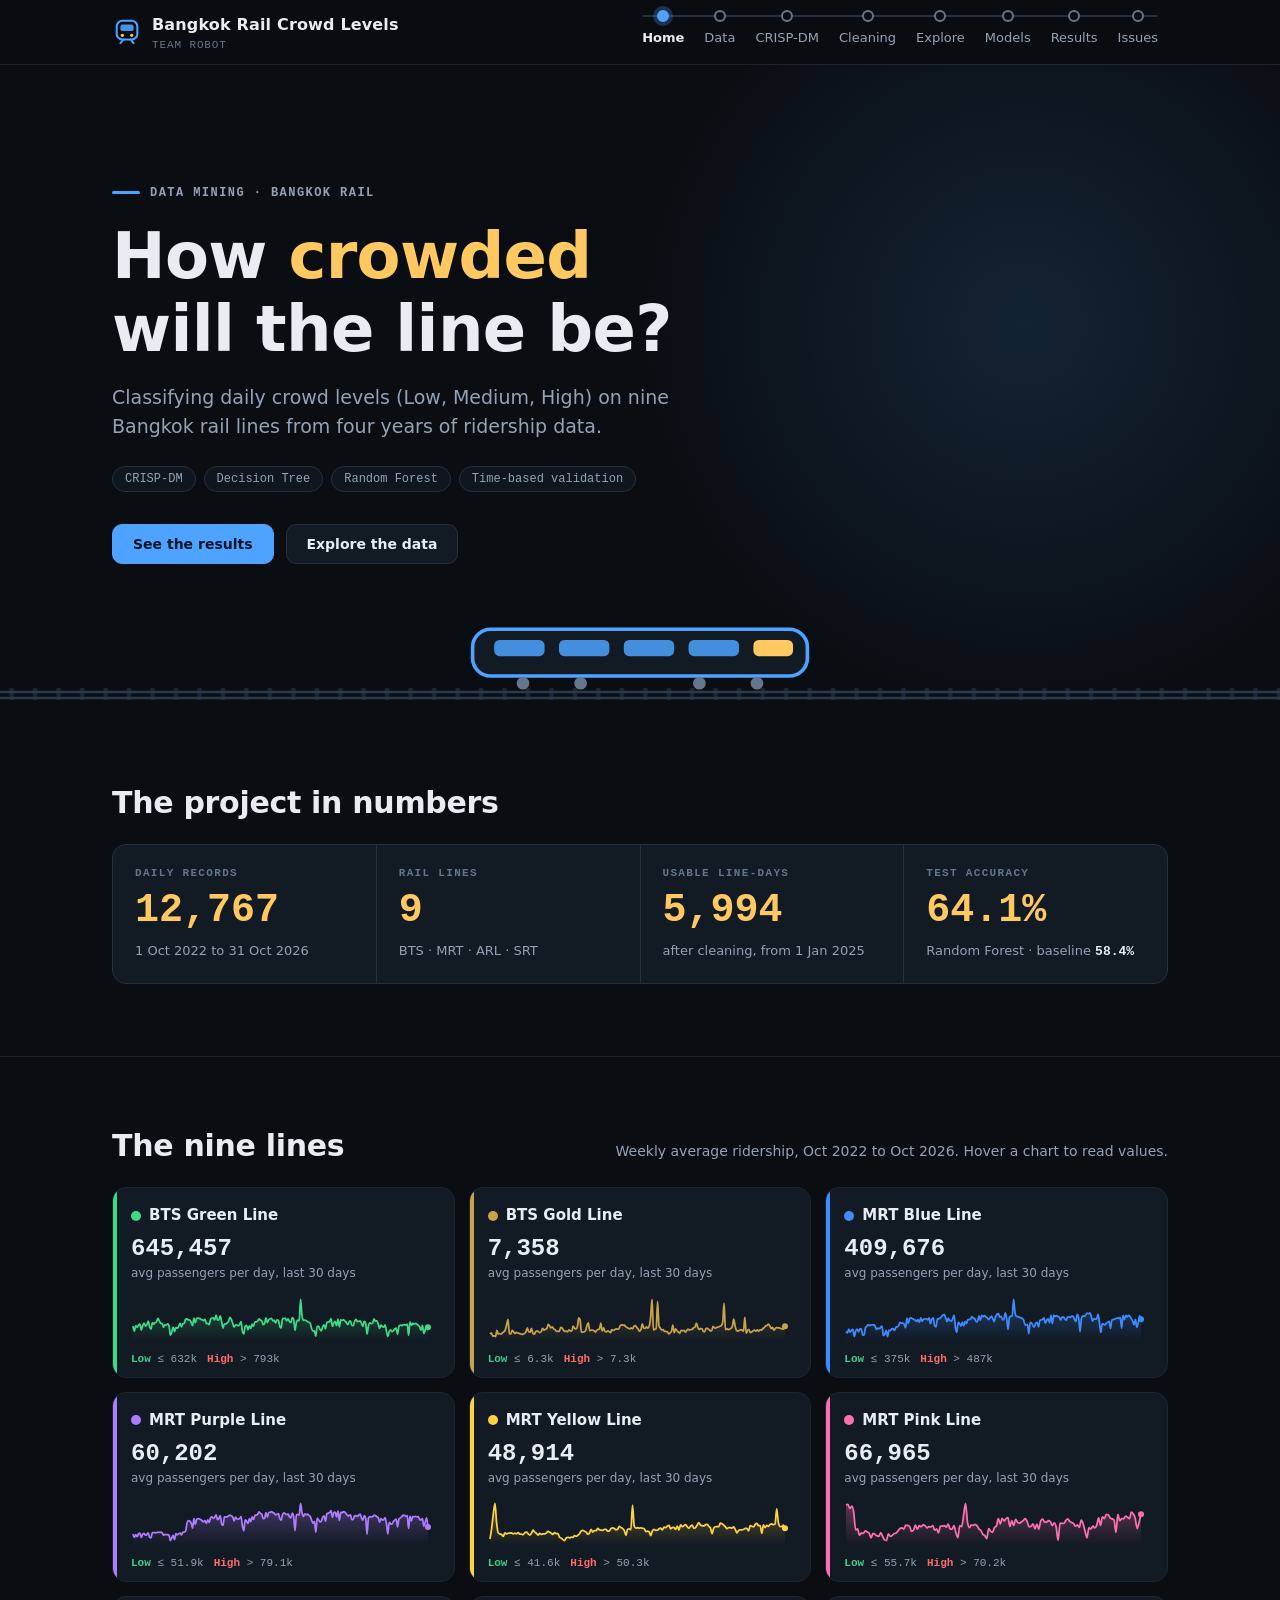
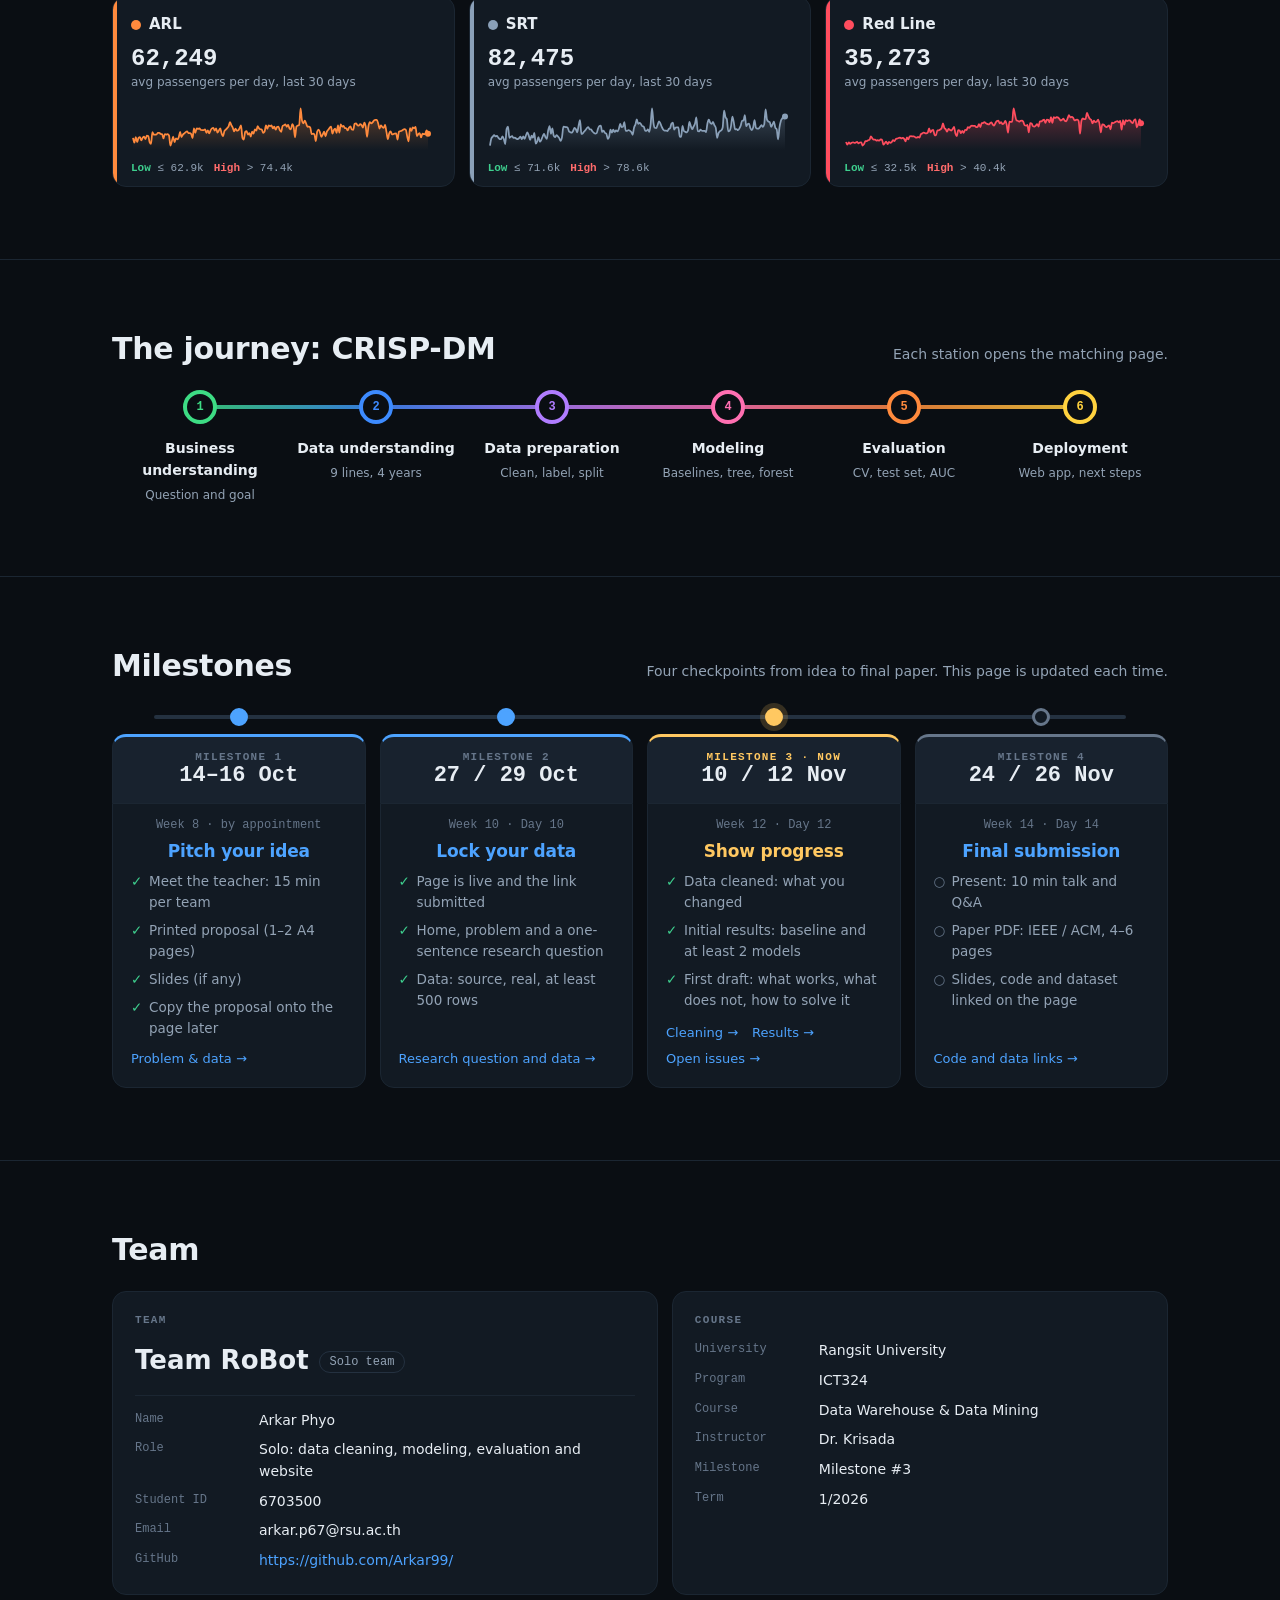
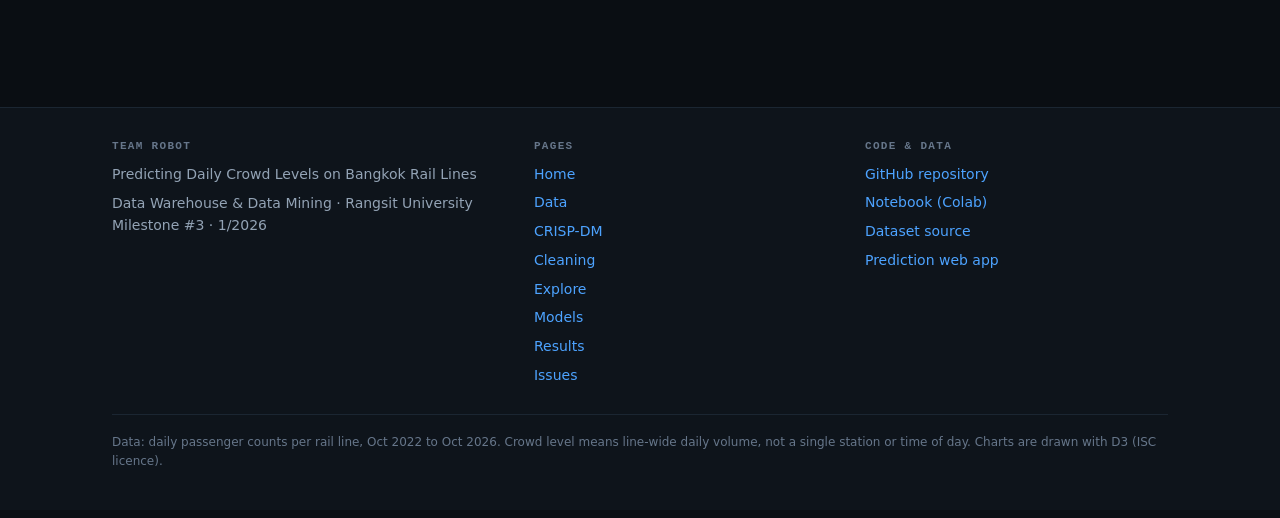
<file: index.html>
<!doctype html>
<html lang="en">
<head>
<meta charset="utf-8">
<meta name="viewport" content="width=device-width, initial-scale=1">
<title>Bangkok Rail Crowd Levels · Team RoBot</title>
<meta name="description" content="Data mining project: predicting Low, Medium or High daily crowd levels on nine Bangkok rail lines.">
<meta name="theme-color" content="#0a0e13">
<link rel="icon" href="assets/img/favicon.svg" type="image/svg+xml">
<link rel="stylesheet" href="assets/css/style.css">
</head>
<body data-page="home">
<a class="skip" href="#main">Skip to content</a>
<header id="site-header"></header>
<main id="main">

<section class="hero">
  <div class="wrap">
    <span class="kicker">Data mining · Bangkok rail</span>
    <h1>How <em>crowded</em> will the line be?</h1>
    <p class="lede">Classifying daily crowd levels (Low, Medium, High) on nine Bangkok rail lines from four years of ridership data.</p>
    <div class="chips" aria-label="Methods used">
      <span class="chip">CRISP-DM</span><span class="chip">Decision Tree</span><span class="chip">Random Forest</span><span class="chip">Time-based validation</span>
    </div>
    <div class="cta">
      <a class="btn primary" href="results.html">See the results</a>
      <a class="btn" href="explore.html">Explore the data</a>
    </div>
  </div>
  <div class="track" aria-hidden="true">
    <svg viewBox="0 0 1200 72" preserveAspectRatio="none">
      <defs><pattern id="sleepers" width="22" height="72" patternUnits="userSpaceOnUse"><rect x="9" y="46" width="4" height="12" fill="#1b2632"/></pattern></defs>
      <rect width="1200" height="72" fill="url(#sleepers)"/>
      <line x1="0" y1="50" x2="1200" y2="50" stroke="#2a3a4c" stroke-width="2.5" vector-effect="non-scaling-stroke"/>
      <line x1="0" y1="56" x2="1200" y2="56" stroke="#2a3a4c" stroke-width="2.5" vector-effect="non-scaling-stroke"/>
    </svg>
    <svg class="train" viewBox="0 0 190 40">
      <rect x="2" y="4" width="186" height="26" rx="10" fill="#121a23" stroke="#4da3ff" stroke-width="2"/>
      <g fill="#4da3ff" opacity=".85"><rect x="14" y="10" width="28" height="9" rx="3"/><rect x="50" y="10" width="28" height="9" rx="3"/><rect x="86" y="10" width="28" height="9" rx="3"/><rect x="122" y="10" width="28" height="9" rx="3"/></g>
      <rect x="158" y="10" width="22" height="9" rx="3" fill="#ffc861"/>
      <circle cx="30" cy="34" r="3.5" fill="#66768a"/><circle cx="62" cy="34" r="3.5" fill="#66768a"/><circle cx="128" cy="34" r="3.5" fill="#66768a"/><circle cx="160" cy="34" r="3.5" fill="#66768a"/>
    </svg>
  </div>
</section>

<section class="section">
  <div class="wrap">
    <div class="section-head"><h2>The project in numbers</h2></div>
    <div class="board" id="board" aria-live="polite"></div>
  </div>
</section>

<section class="section">
  <div class="wrap">
    <div class="section-head"><h2>The nine lines</h2><p>Weekly average ridership, Oct 2022 to Oct 2026. Hover a chart to read values.</p></div>
    <div class="cards" id="cards"></div>
  </div>
</section>

<section class="section">
  <div class="wrap">
    <div class="section-head"><h2>The journey: CRISP-DM</h2><p>Each station opens the matching page.</p></div>
    <ol class="route" id="route"></ol>
  </div>
</section>

<section class="section" id="milestones">
  <div class="wrap">
    <div class="section-head"><h2>Milestones</h2><p>Four checkpoints from idea to final paper. This page is updated each time.</p></div>
    <ol class="miles">
      <li class="ms past">
        <div class="ms-head"><span>Milestone 1</span><b>14–16 Oct</b></div>
        <div class="ms-body"><div class="ms-week">Week 8 · by appointment</div><h3>Pitch your idea</h3>
          <ul><li>Meet the teacher: 15 min per team</li><li>Printed proposal (1–2 A4 pages)</li><li>Slides (if any)</li><li>Copy the proposal onto the page later</li></ul>
          <a class="ms-link" href="problem.html">Problem &amp; data →</a></div>
      </li>
      <li class="ms past">
        <div class="ms-head"><span>Milestone 2</span><b>27 / 29 Oct</b></div>
        <div class="ms-body"><div class="ms-week">Week 10 · Day 10</div><h3>Lock your data</h3>
          <ul><li>Page is live and the link submitted</li><li>Home, problem and a one-sentence research question</li><li>Data: source, real, at least 500 rows</li></ul>
          <a class="ms-link" href="problem.html">Research question and data →</a></div>
      </li>
      <li class="ms now">
        <div class="ms-head"><span>Milestone 3 · now</span><b>10 / 12 Nov</b></div>
        <div class="ms-body"><div class="ms-week">Week 12 · Day 12</div><h3>Show progress</h3>
          <ul><li>Data cleaned: what you changed</li><li>Initial results: baseline and at least 2 models</li><li>First draft: what works, what does not, how to solve it</li></ul>
          <div class="ms-links"><a class="ms-link" href="cleaning.html">Cleaning →</a><a class="ms-link" href="results.html">Results →</a><a class="ms-link" href="issues.html">Open issues →</a></div></div>
      </li>
      <li class="ms next">
        <div class="ms-head"><span>Milestone 4</span><b>24 / 26 Nov</b></div>
        <div class="ms-body"><div class="ms-week">Week 14 · Day 14</div><h3>Final submission</h3>
          <ul><li>Present: 10 min talk and Q&amp;A</li><li>Paper PDF: IEEE / ACM, 4–6 pages</li><li>Slides, code and dataset linked on the page</li></ul>
          <a class="ms-link" href="issues.html#code-data">Code and data links →</a></div>
      </li>
    </ol>
  </div>
</section>

<section class="section">
  <div class="wrap">
    <div class="section-head"><h2>Team</h2></div>
    <div class="team" id="team"></div>
  </div>
</section>

</main>
<footer id="site-footer"></footer>
<script src="assets/js/config.js"></script>
<script src="data/site-data.js"></script>
<script src="assets/vendor/d3.min.js"></script>
<script src="assets/js/charts.js"></script>
<script src="assets/js/charts-more.js"></script>
<script src="assets/js/common.js"></script>
<script src="assets/js/home.js"></script>
</body>
</html>
</file>
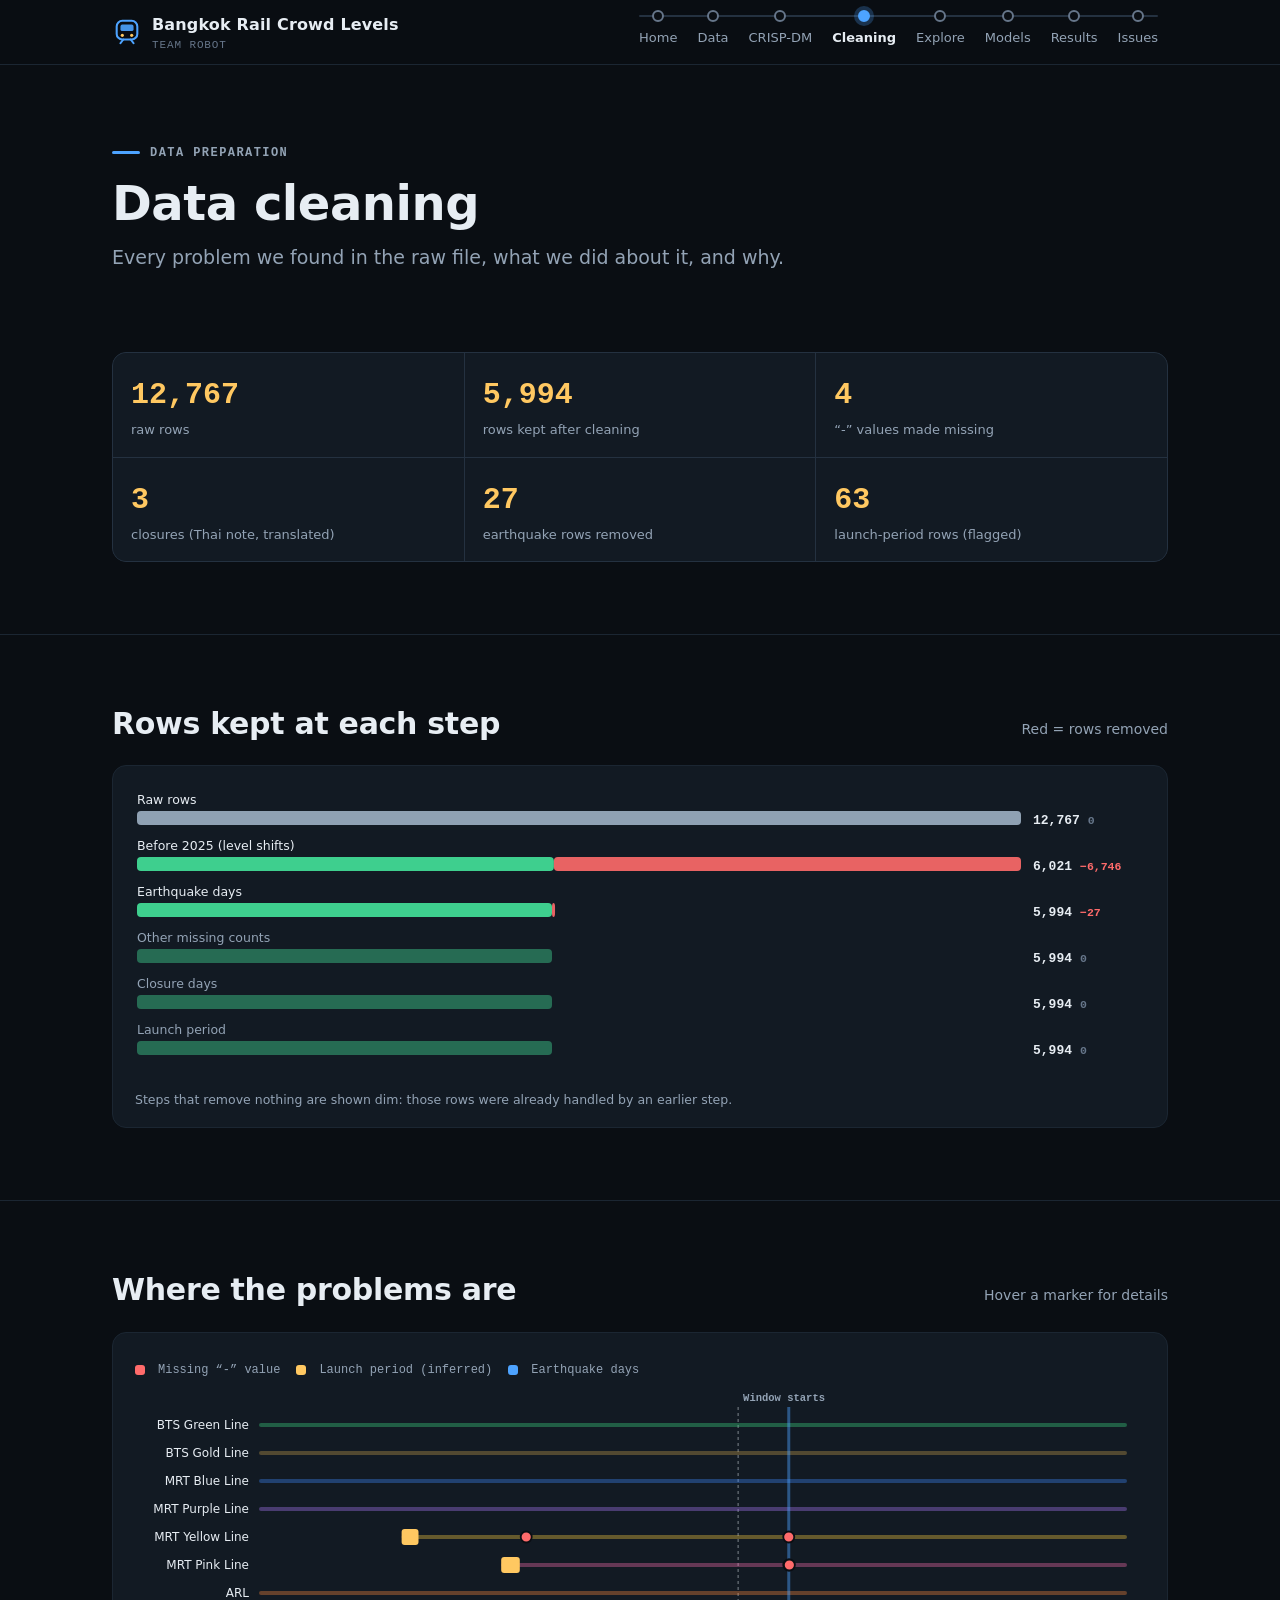
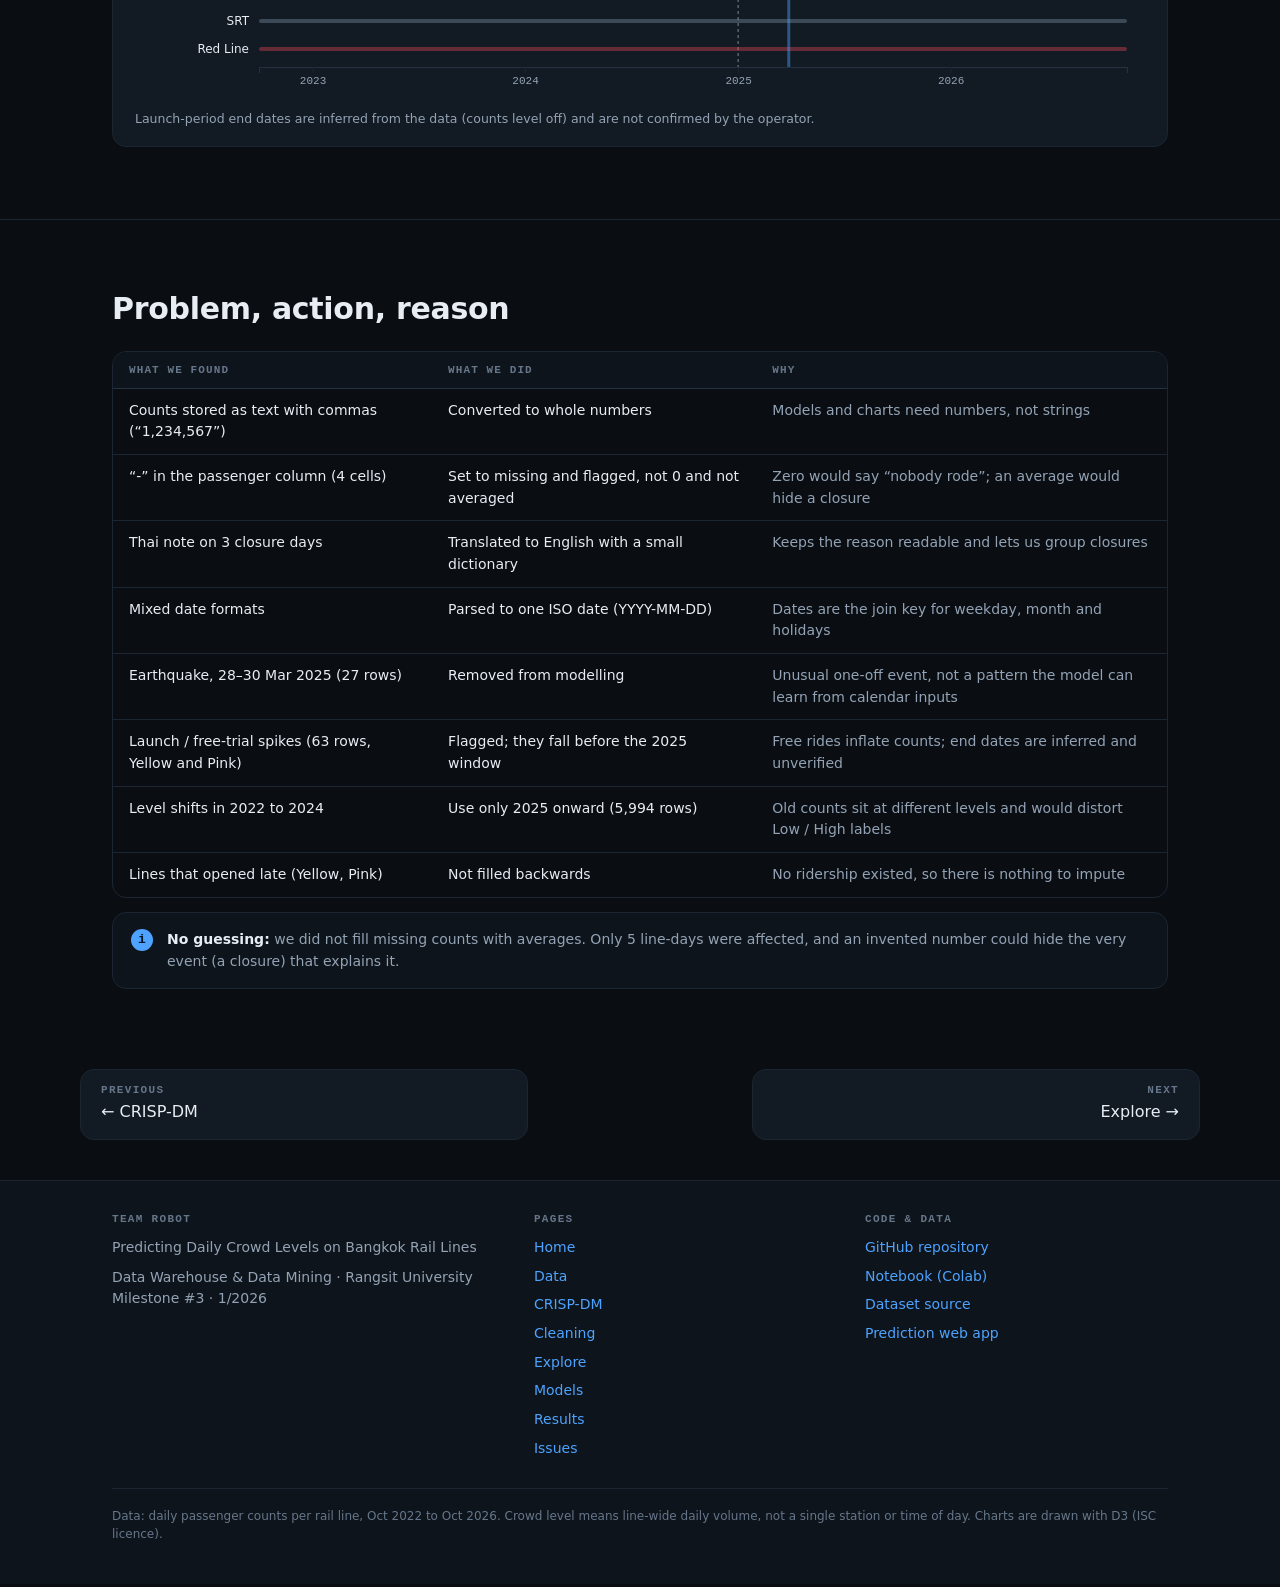
<file: cleaning.html>
<!doctype html>
<html lang="en">
<head>
<meta charset="utf-8">
<meta name="viewport" content="width=device-width, initial-scale=1">
<title>Data Cleaning · Team RoBot</title>
<meta name="description" content="Missing values and errors, and how each was handled.">
<meta name="theme-color" content="#0a0e13">
<link rel="icon" href="assets/img/favicon.svg" type="image/svg+xml">
<link rel="stylesheet" href="assets/css/style.css">
</head>
<body data-page="cleaning">
<a class="skip" href="#main">Skip to content</a>
<header id="site-header"></header>
<main id="main">

<section class="page-head">
  <div class="wrap">
    <span class="kicker">Data preparation</span>
    <h1>Data cleaning</h1>
    <p class="lede">Every problem we found in the raw file, what we did about it, and why.</p>
  </div>
</section>

<section class="section">
  <div class="wrap">
    <div class="board three small" id="facts"></div>
  </div>
</section>

<section class="section">
  <div class="wrap">
    <div class="section-head"><h2>Rows kept at each step</h2><p>Red = rows removed</p></div>
    <div class="chart-card">
      <div id="waterfall"></div>
      <p class="caption">Steps that remove nothing are shown dim: those rows were already handled by an earlier step.</p>
    </div>
  </div>
</section>

<section class="section">
  <div class="wrap">
    <div class="section-head"><h2>Where the problems are</h2><p>Hover a marker for details</p></div>
    <div class="chart-card">
      <div class="legend" id="flag-legend"></div>
      <div id="flagmap"></div>
      <p class="caption">Launch-period end dates are inferred from the data (counts level off) and are not confirmed by the operator.</p>
    </div>
  </div>
</section>

<section class="section">
  <div class="wrap">
    <div class="section-head"><h2>Problem, action, reason</h2></div>
    <div class="table-wrap">
      <table class="dict wrap">
        <thead><tr><th>What we found</th><th>What we did</th><th>Why</th></tr></thead>
        <tbody id="decisions"></tbody>
      </table>
    </div>
    <div class="callout" style="margin-top:14px">
      <p><b>No guessing:</b> we did not fill missing counts with averages. Only 5 line-days were affected, and an invented number could hide the very event (a closure) that explains it.</p>
    </div>
  </div>
</section>

</main>
<footer id="site-footer"></footer>
<script src="assets/js/config.js"></script>
<script src="data/site-data.js"></script>
<script src="assets/vendor/d3.min.js"></script>
<script src="assets/js/charts.js"></script>
<script src="assets/js/charts-more.js"></script>
<script src="assets/js/charts-explore.js"></script>
<script src="assets/js/common.js"></script>
<script src="assets/js/cleaning.js"></script>
</body>
</html>
</file>
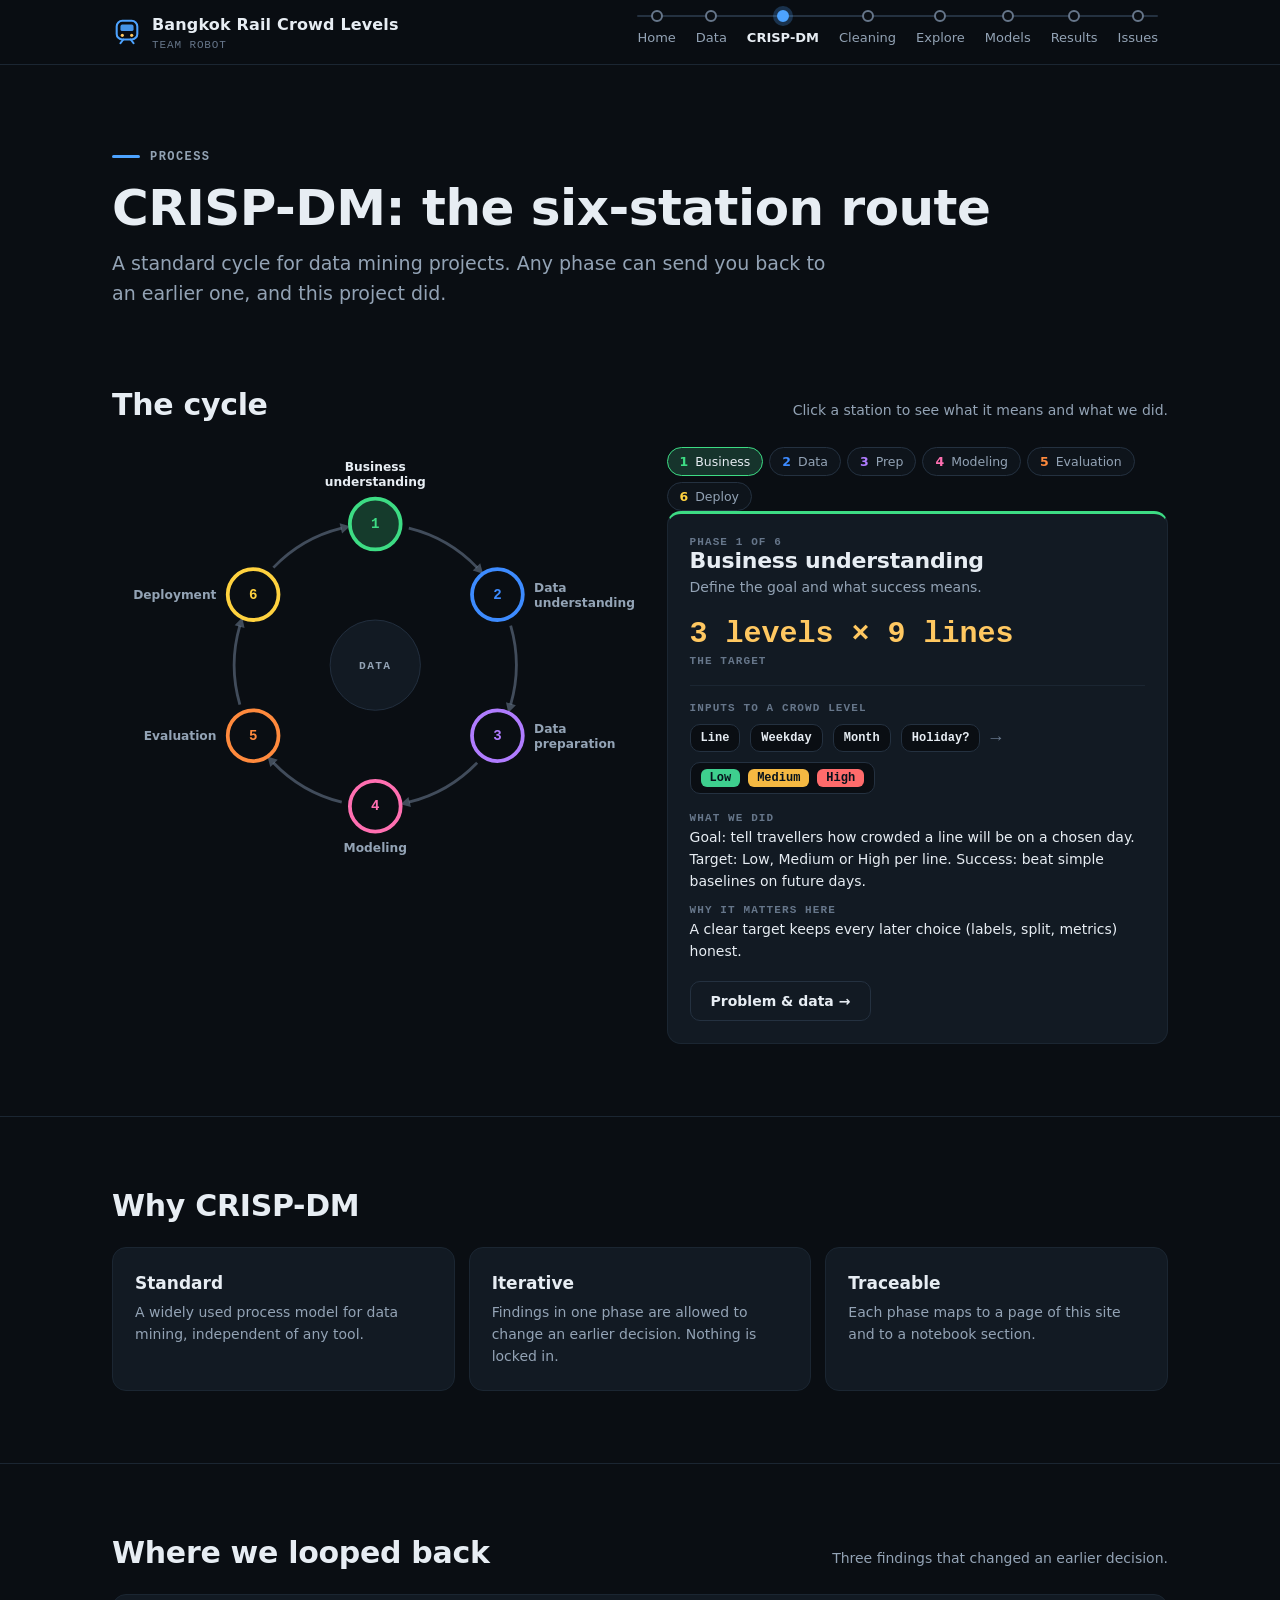
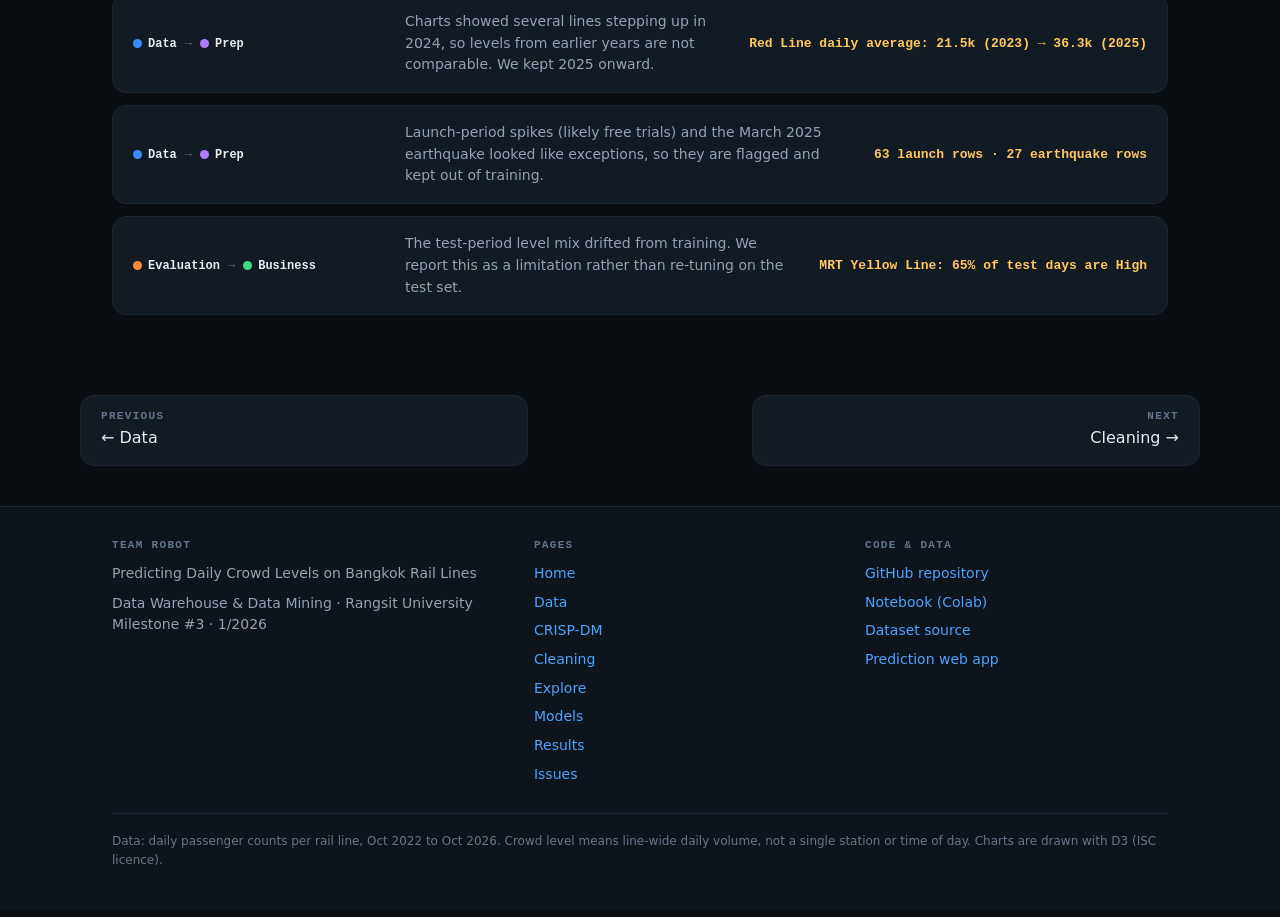
<file: crisp-dm.html>
<!doctype html>
<html lang="en">
<head>
<meta charset="utf-8">
<meta name="viewport" content="width=device-width, initial-scale=1">
<title>CRISP-DM · Team RoBot</title>
<meta name="description" content="How the project follows the six CRISP-DM phases, and where it looped back.">
<meta name="theme-color" content="#0a0e13">
<link rel="icon" href="assets/img/favicon.svg" type="image/svg+xml">
<link rel="stylesheet" href="assets/css/style.css">
</head>
<body data-page="crisp">
<a class="skip" href="#main">Skip to content</a>
<header id="site-header"></header>
<main id="main">

<section class="page-hero">
  <div class="wrap">
    <span class="kicker">Process</span>
    <h1>CRISP-DM: the six-station route</h1>
    <p class="lede">A standard cycle for data mining projects. Any phase can send you back to an earlier one, and this project did.</p>
  </div>
</section>

<section class="section">
  <div class="wrap">
    <div class="section-head"><h2>The cycle</h2><p>Click a station to see what it means and what we did.</p></div>
    <div class="cycle-wrap">
      <div class="cycle" id="cycle"></div>
      <div>
        <div class="seg phases" id="phases" role="tablist" aria-label="CRISP-DM phases"></div>
        <div class="detail" id="detail" aria-live="polite"></div>
      </div>
    </div>
  </div>
</section>

<section class="section">
  <div class="wrap">
    <div class="section-head"><h2>Why CRISP-DM</h2></div>
    <div class="why">
      <div class="panel"><b>Standard</b><p>A widely used process model for data mining, independent of any tool.</p></div>
      <div class="panel"><b>Iterative</b><p>Findings in one phase are allowed to change an earlier decision. Nothing is locked in.</p></div>
      <div class="panel"><b>Traceable</b><p>Each phase maps to a page of this site and to a notebook section.</p></div>
    </div>
  </div>
</section>

<section class="section">
  <div class="wrap">
    <div class="section-head"><h2>Where we looped back</h2><p>Three findings that changed an earlier decision.</p></div>
    <div class="loops" id="loops"></div>
  </div>
</section>

</main>
<footer id="site-footer"></footer>
<script src="assets/js/config.js"></script>
<script src="data/site-data.js"></script>
<script src="assets/vendor/d3.min.js"></script>
<script src="assets/js/charts.js"></script>
<script src="assets/js/charts-more.js"></script>
<script src="assets/js/common.js"></script>
<script src="assets/js/crisp.js"></script>
</body>
</html>
</file>
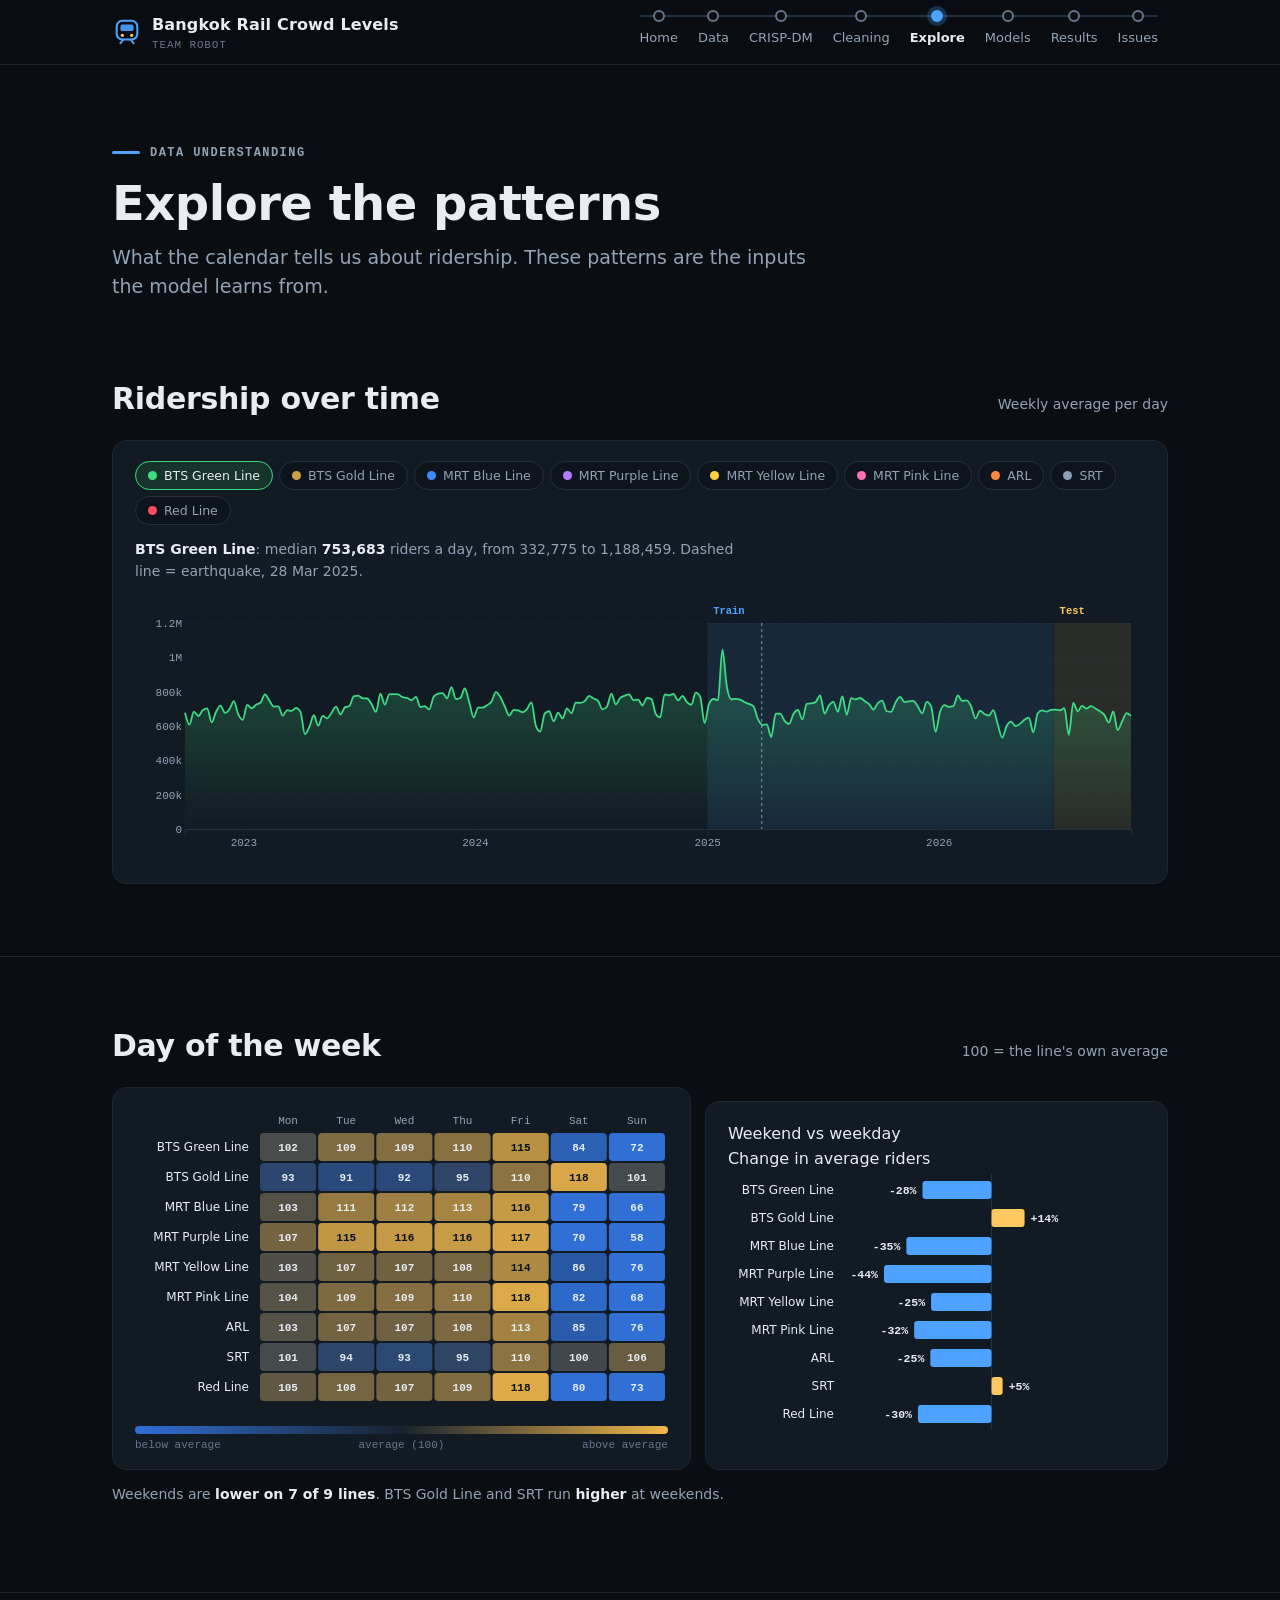
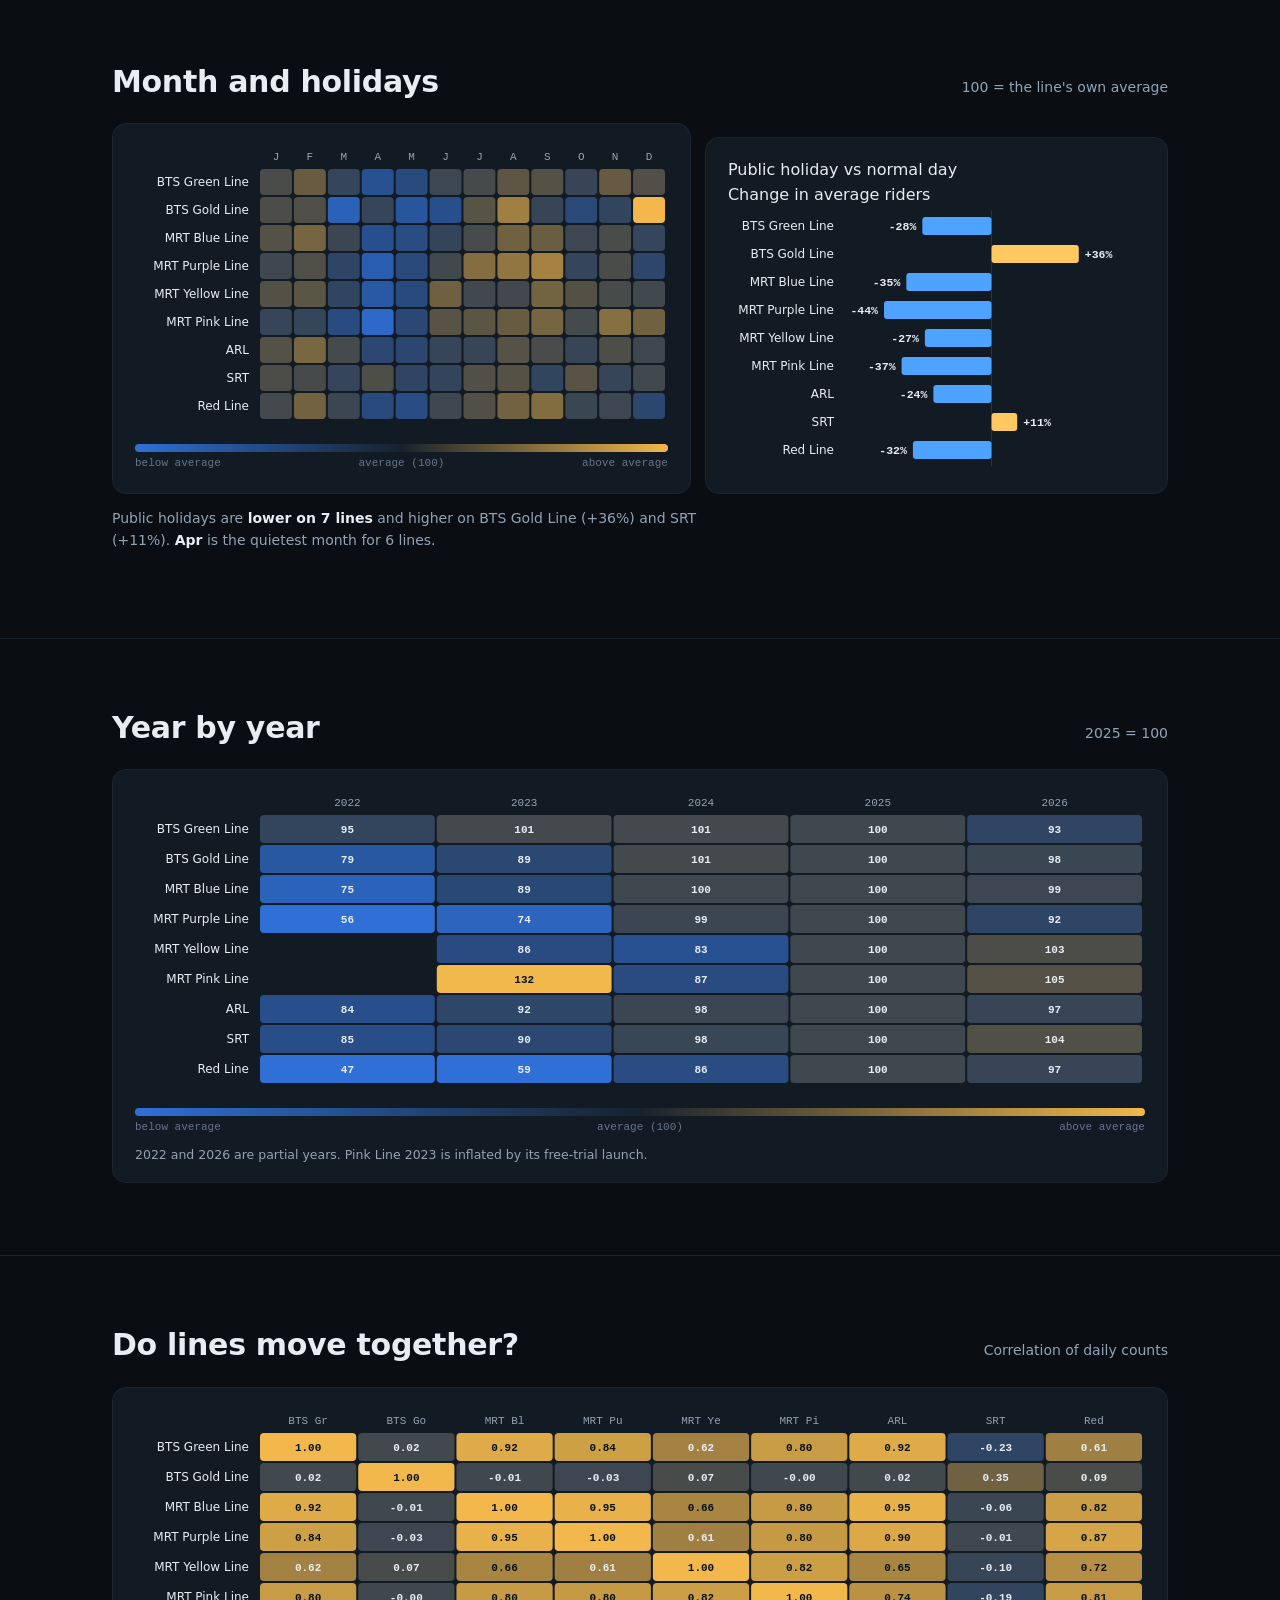
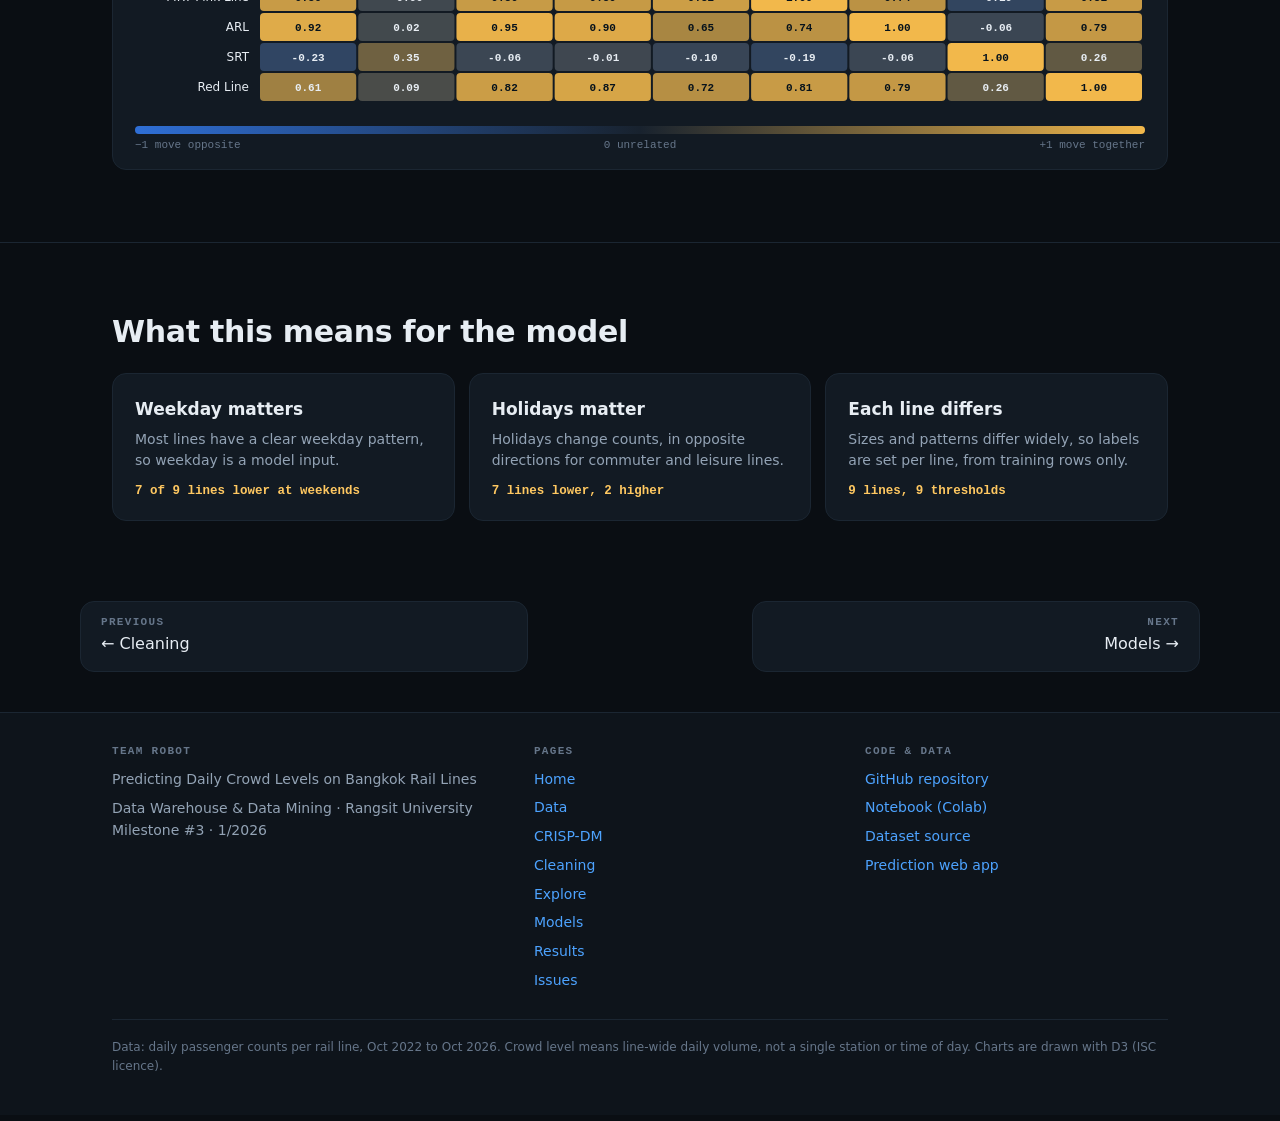
<file: explore.html>
<!doctype html>
<html lang="en">
<head>
<meta charset="utf-8">
<meta name="viewport" content="width=device-width, initial-scale=1">
<title>Explore · Team RoBot</title>
<meta name="description" content="Weekday, month, holiday and yearly patterns in daily rail ridership.">
<meta name="theme-color" content="#0a0e13">
<link rel="icon" href="assets/img/favicon.svg" type="image/svg+xml">
<link rel="stylesheet" href="assets/css/style.css">
</head>
<body data-page="explore">
<a class="skip" href="#main">Skip to content</a>
<header id="site-header"></header>
<main id="main">

<section class="page-head">
  <div class="wrap">
    <span class="kicker">Data understanding</span>
    <h1>Explore the patterns</h1>
    <p class="lede">What the calendar tells us about ridership. These patterns are the inputs the model learns from.</p>
  </div>
</section>

<section class="section">
  <div class="wrap">
    <div class="section-head"><h2>Ridership over time</h2><p>Weekly average per day</p></div>
    <div class="chart-card">
      <div class="seg" id="line-pick" role="group" aria-label="Choose a line"></div>
      <p class="finding" id="tl-finding" style="margin-top:14px"></p>
      <div id="timeline"></div>
    </div>
  </div>
</section>

<section class="section">
  <div class="wrap">
    <div class="section-head"><h2>Day of the week</h2><p>100 = the line's own average</p></div>
    <div class="grid-2 wide-left">
      <div class="chart-card"><div id="wd-heat"></div><div id="wd-key"></div></div>
      <div class="chart-card"><div class="chart-title">Weekend vs weekday</div><div class="chart-sub">Change in average riders</div><div id="we-bars"></div></div>
    </div>
    <p class="finding" id="wd-finding" style="margin-top:14px"></p>
  </div>
</section>

<section class="section">
  <div class="wrap">
    <div class="section-head"><h2>Month and holidays</h2><p>100 = the line's own average</p></div>
    <div class="grid-2 wide-left">
      <div class="chart-card"><div id="mo-heat"></div><div id="mo-key"></div></div>
      <div class="chart-card"><div class="chart-title">Public holiday vs normal day</div><div class="chart-sub">Change in average riders</div><div id="hol-bars"></div></div>
    </div>
    <p class="finding" id="mo-finding" style="margin-top:14px"></p>
  </div>
</section>

<section class="section">
  <div class="wrap">
    <div class="section-head"><h2>Year by year</h2><p>2025 = 100</p></div>
    <div class="chart-card"><div id="yr-heat"></div><div id="yr-key"></div>
      <p class="caption">2022 and 2026 are partial years. Pink Line 2023 is inflated by its free-trial launch.</p></div>
  </div>
</section>

<section class="section">
  <div class="wrap">
    <div class="section-head"><h2>Do lines move together?</h2><p>Correlation of daily counts</p></div>
    <div class="chart-card"><div id="corr"></div><div id="corr-key"></div></div>
  </div>
</section>

<section class="section">
  <div class="wrap">
    <div class="section-head"><h2>What this means for the model</h2></div>
    <div class="takeaways" id="takeaways"></div>
  </div>
</section>

</main>
<footer id="site-footer"></footer>
<script src="assets/js/config.js"></script>
<script src="data/site-data.js"></script>
<script src="assets/vendor/d3.min.js"></script>
<script src="assets/js/charts.js"></script>
<script src="assets/js/charts-more.js"></script>
<script src="assets/js/charts-explore.js"></script>
<script src="assets/js/common.js"></script>
<script src="assets/js/explore.js"></script>
</body>
</html>
</file>
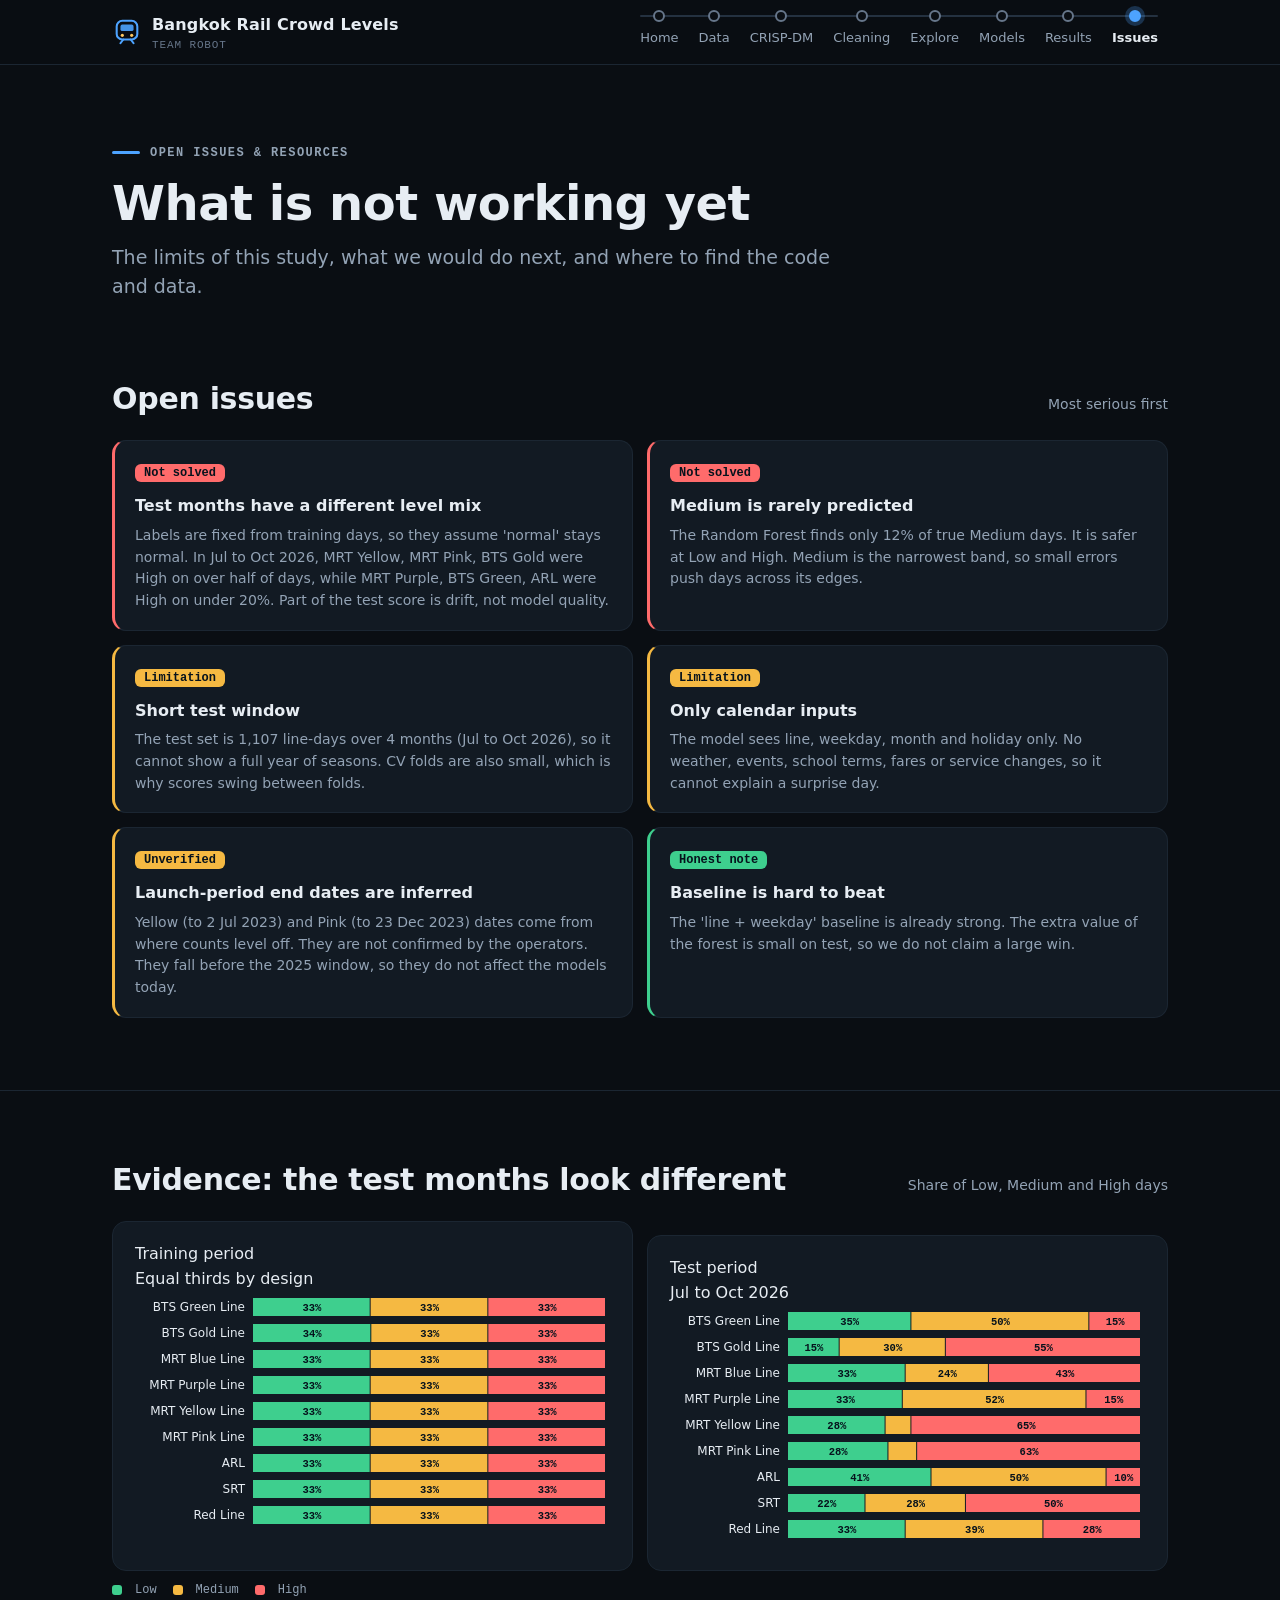
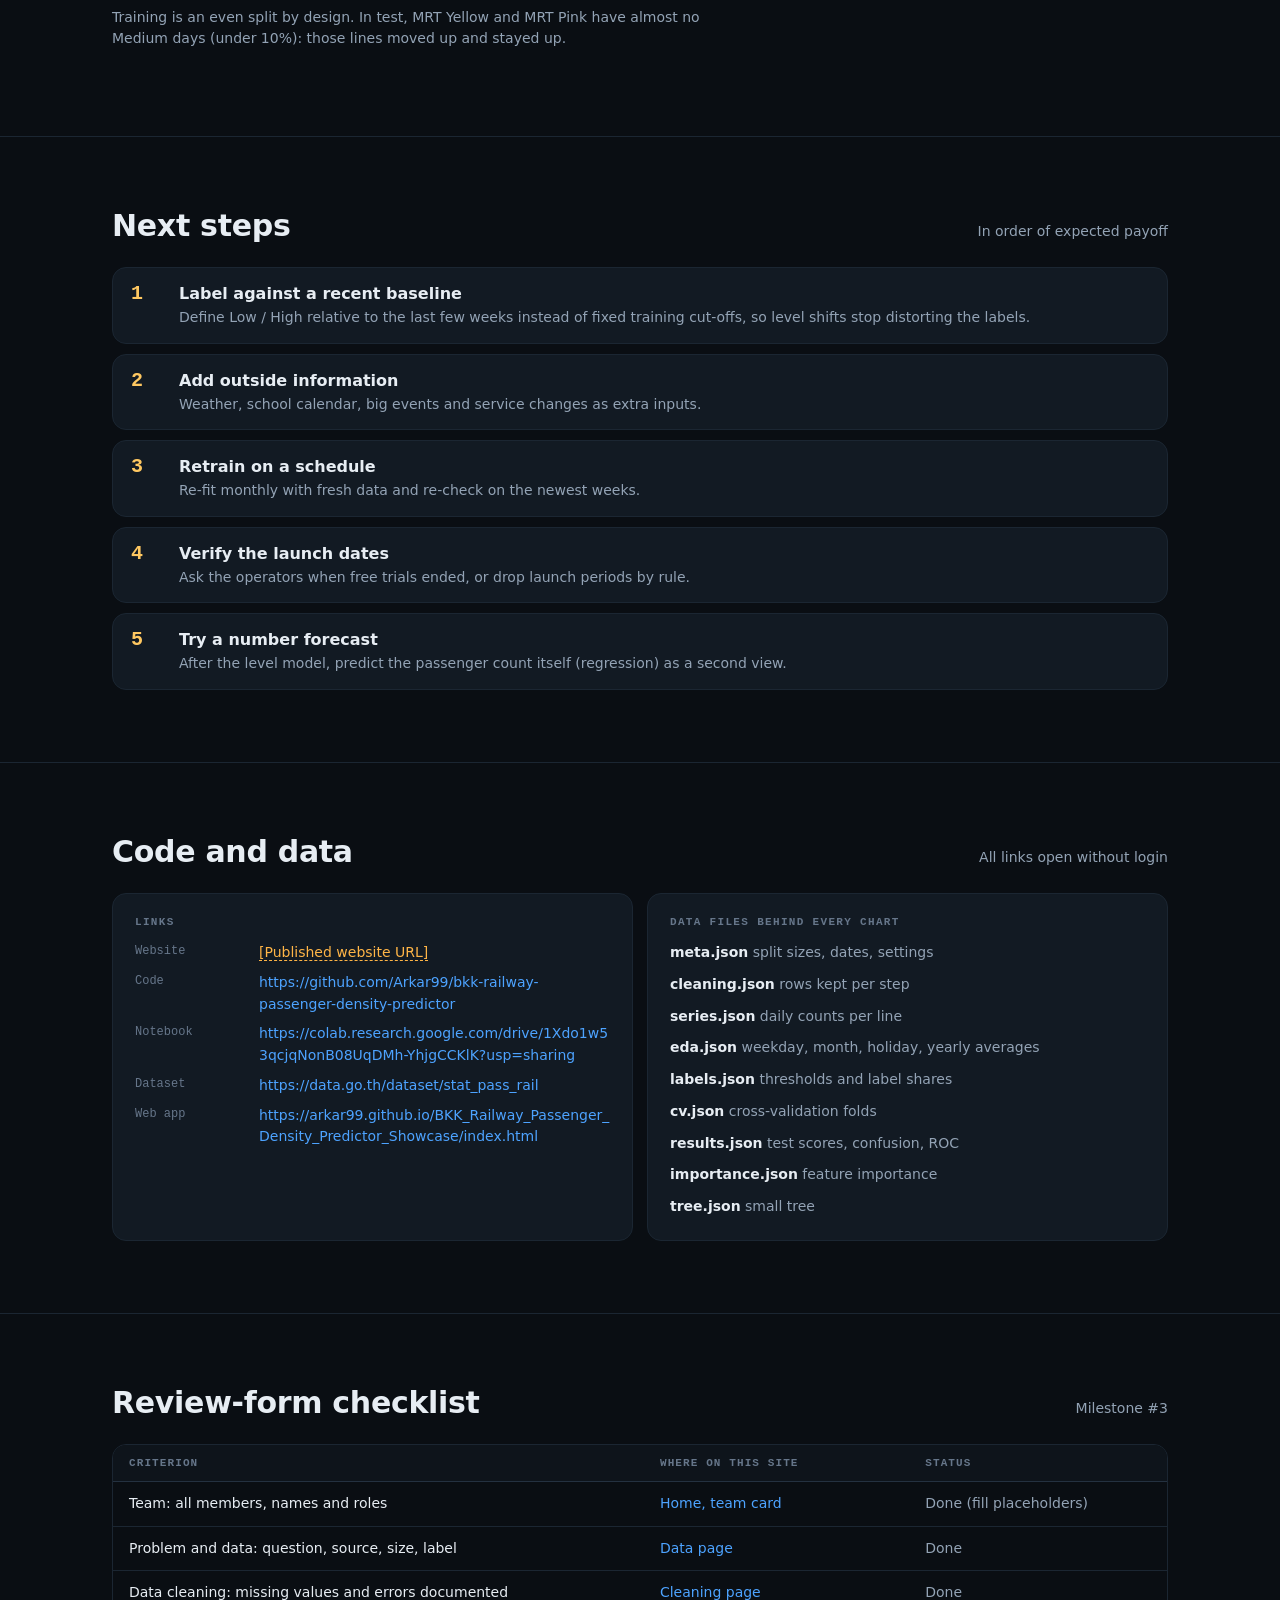
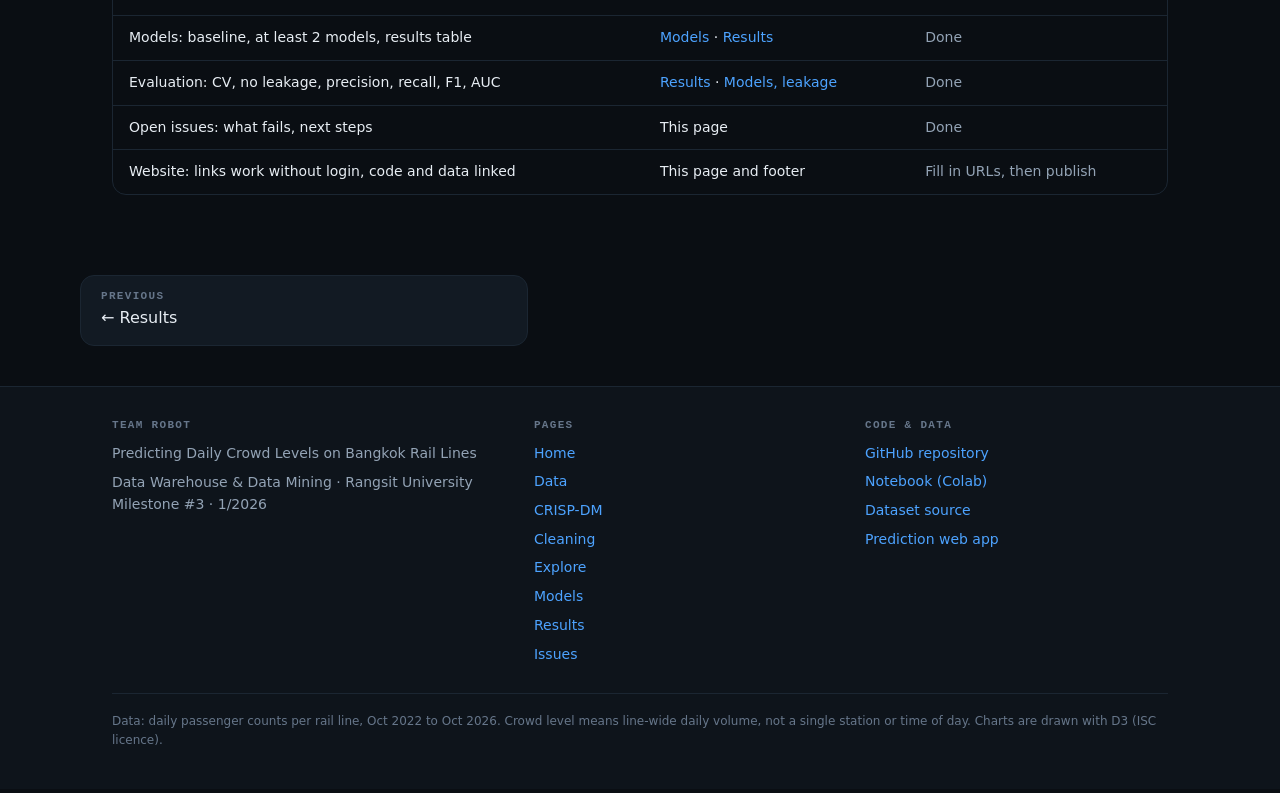
<file: issues.html>
<!doctype html>
<html lang="en">
<head>
<meta charset="utf-8">
<meta name="viewport" content="width=device-width, initial-scale=1">
<title>Open Issues & Resources · Team RoBot</title>
<meta name="description" content="What is not working yet, next steps, code and data links.">
<meta name="theme-color" content="#0a0e13">
<link rel="icon" href="assets/img/favicon.svg" type="image/svg+xml">
<link rel="stylesheet" href="assets/css/style.css">
</head>
<body data-page="issues">
<a class="skip" href="#main">Skip to content</a>
<header id="site-header"></header>
<main id="main">

<section class="page-head">
  <div class="wrap">
    <span class="kicker">Open issues &amp; resources</span>
    <h1>What is not working yet</h1>
    <p class="lede">The limits of this study, what we would do next, and where to find the code and data.</p>
  </div>
</section>

<section class="section">
  <div class="wrap">
    <div class="section-head"><h2>Open issues</h2><p>Most serious first</p></div>
    <div class="issues" id="issues"></div>
  </div>
</section>

<section class="section">
  <div class="wrap">
    <div class="section-head"><h2>Evidence: the test months look different</h2><p>Share of Low, Medium and High days</p></div>
    <div class="grid-2">
      <div class="chart-card"><div class="chart-title">Training period</div><div class="chart-sub">Equal thirds by design</div><div id="share-train"></div></div>
      <div class="chart-card"><div class="chart-title">Test period</div><div class="chart-sub">Jul to Oct 2026</div><div id="share-test"></div></div>
    </div>
    <div class="legend" id="share-legend" style="margin-top:12px"></div>
    <p class="finding" id="drift-finding" style="margin-top:10px"></p>
  </div>
</section>

<section class="section">
  <div class="wrap">
    <div class="section-head"><h2>Next steps</h2><p>In order of expected payoff</p></div>
    <ol class="steps" id="steps"></ol>
  </div>
</section>

<section class="section" id="links-section">
  <div class="wrap">
    <div class="section-head" id="code-data"><h2>Code and data</h2><p>All links open without login</p></div>
    <div class="grid-2">
      <div class="panel"><h3>Links</h3><dl class="kv" id="links"></dl></div>
      <div class="panel"><h3>Data files behind every chart</h3><ul class="plain" id="files"></ul></div>
    </div>
  </div>
</section>

<section class="section">
  <div class="wrap">
    <div class="section-head"><h2>Review-form checklist</h2><p>Milestone #3</p></div>
    <div class="table-wrap"><table class="dict wrap"><thead><tr><th>Criterion</th><th>Where on this site</th><th>Status</th></tr></thead><tbody id="check"></tbody></table></div>
  </div>
</section>

</main>
<footer id="site-footer"></footer>
<script src="assets/js/config.js"></script>
<script src="data/site-data.js"></script>
<script src="assets/vendor/d3.min.js"></script>
<script src="assets/js/charts.js"></script>
<script src="assets/js/charts-more.js"></script>
<script src="assets/js/common.js"></script>
<script src="assets/js/issues.js"></script>
</body>
</html>
</file>
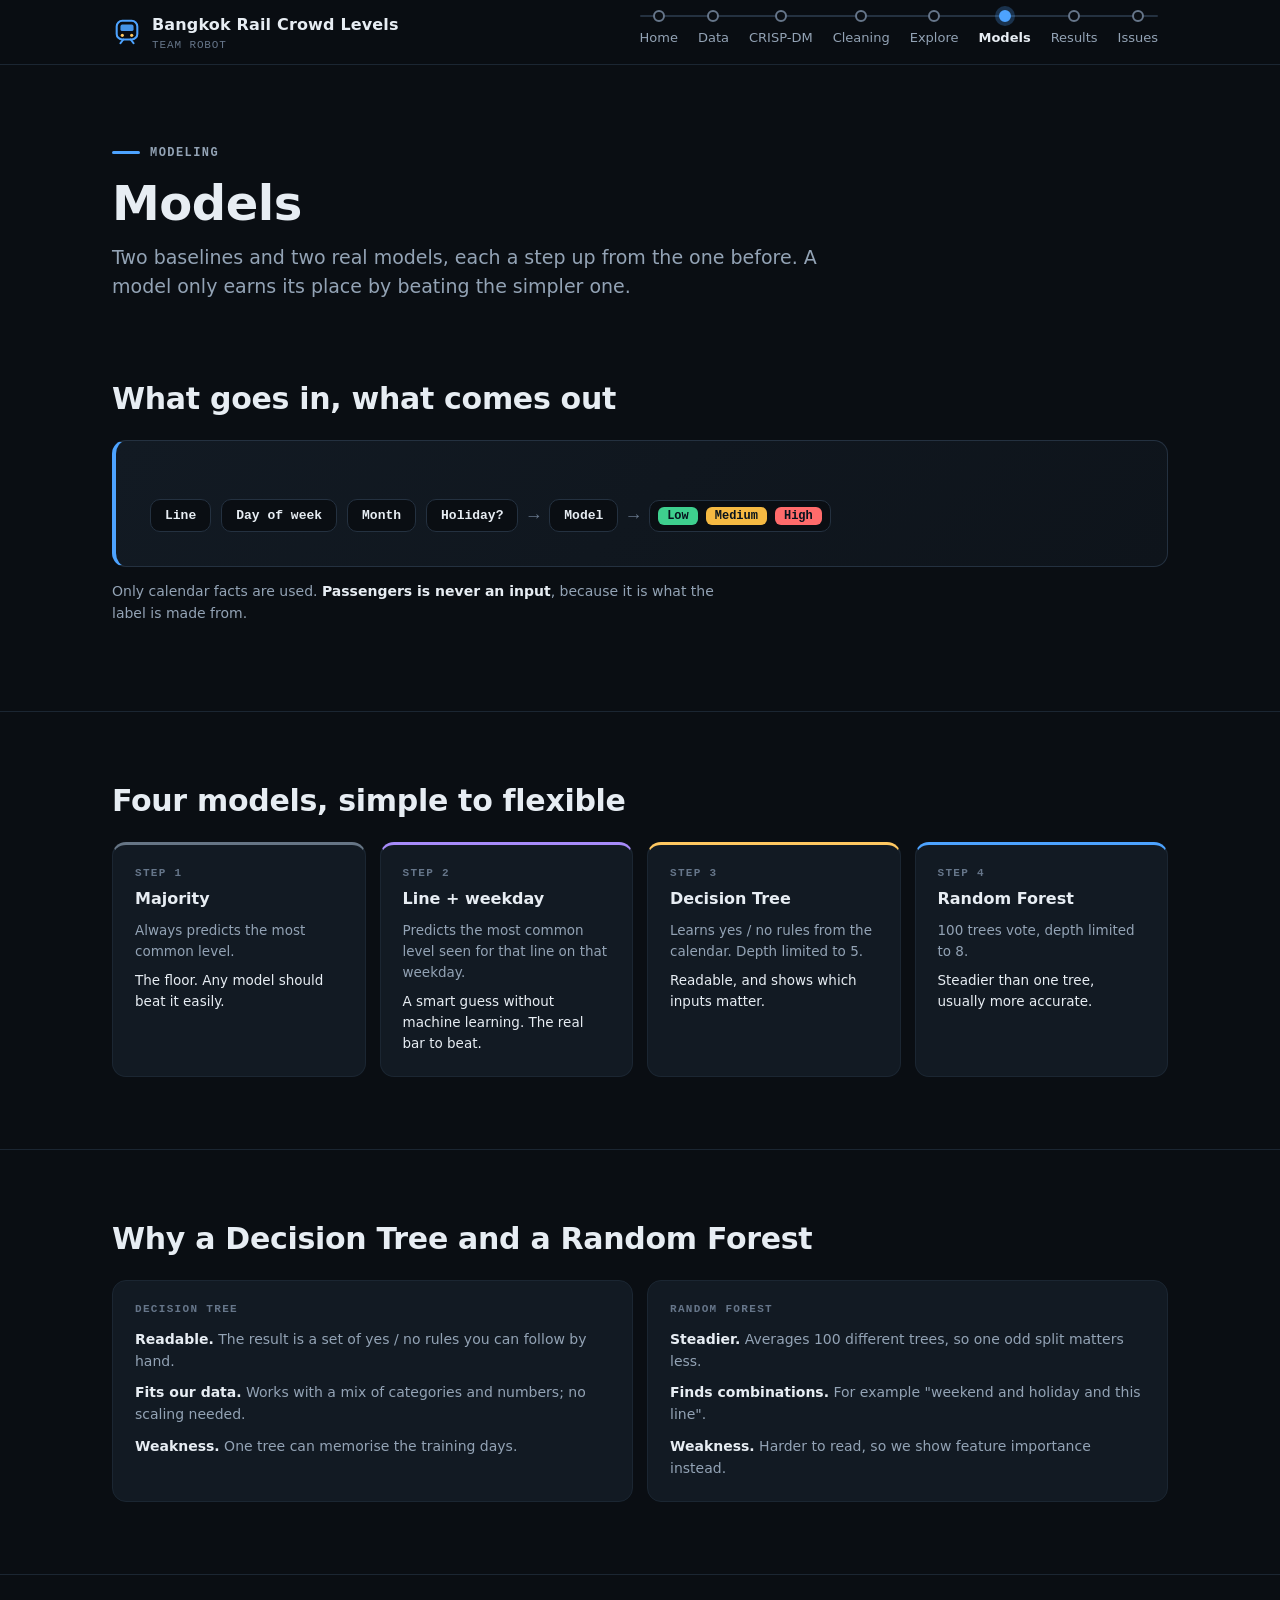
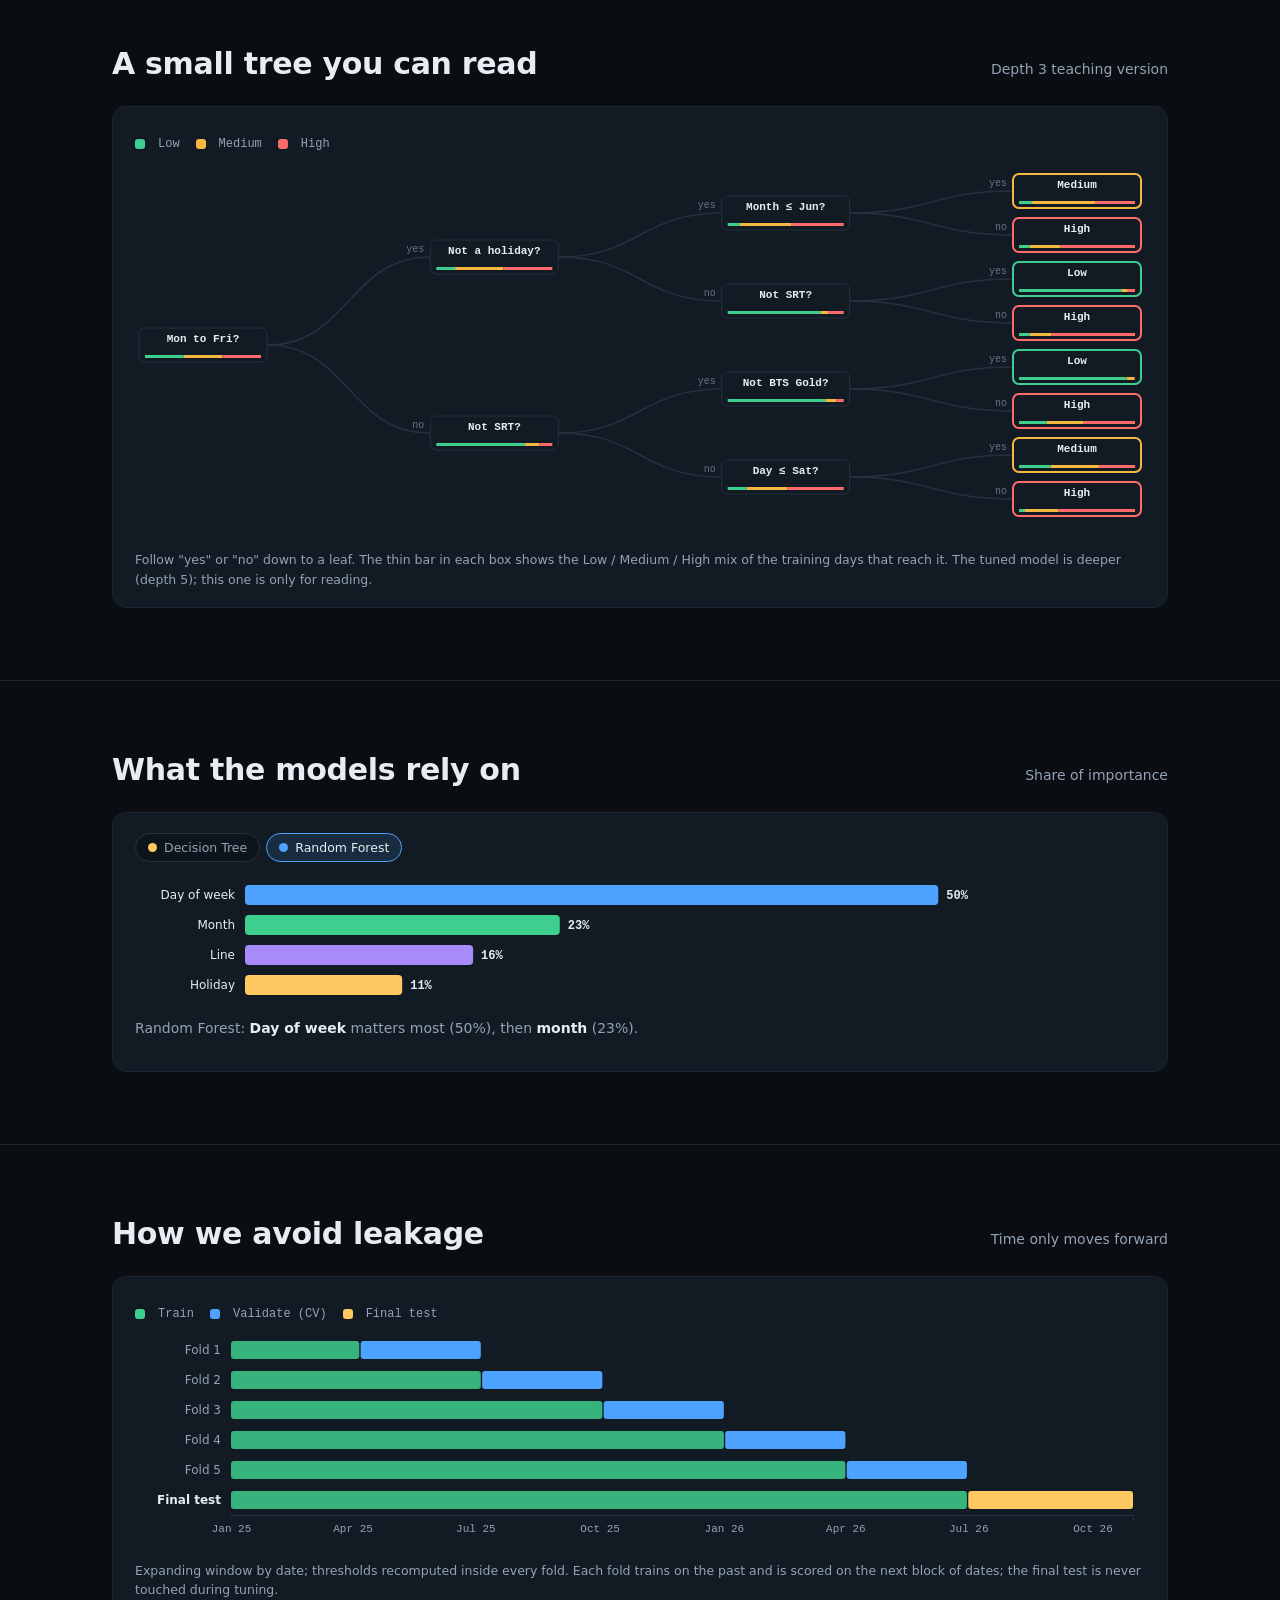
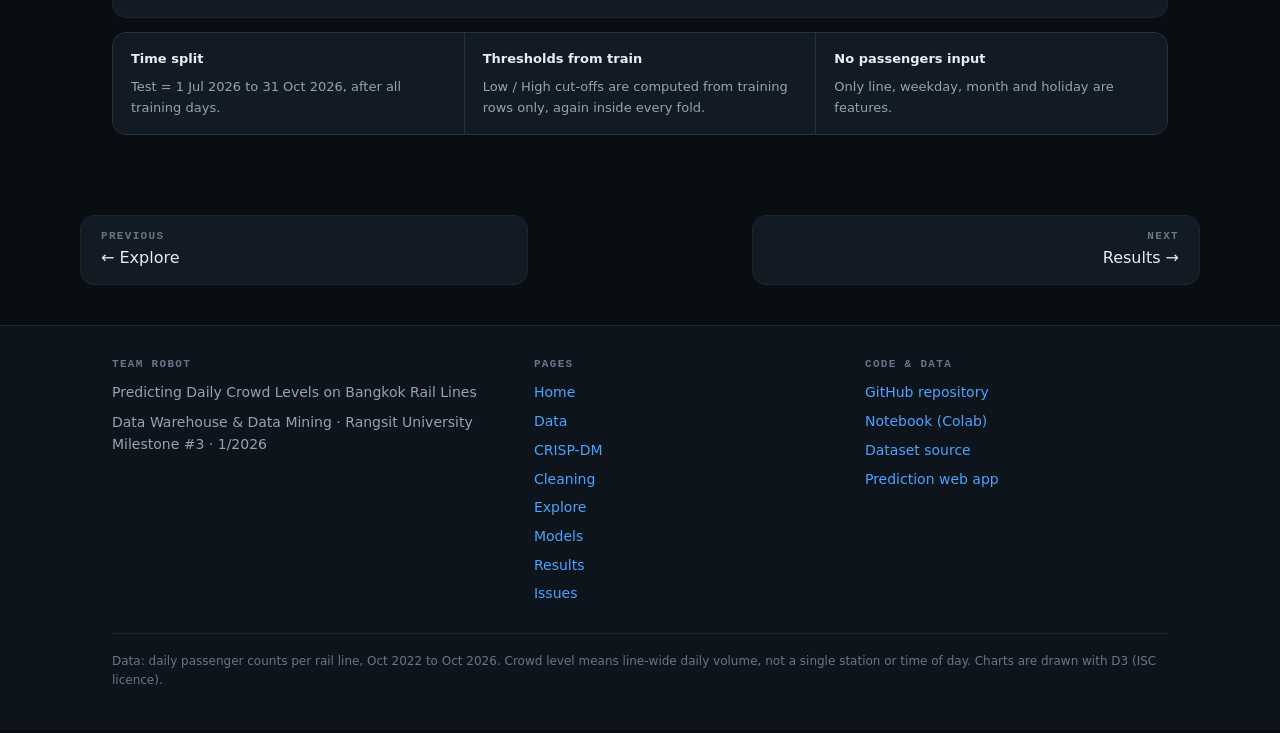
<file: modeling.html>
<!doctype html>
<html lang="en">
<head>
<meta charset="utf-8">
<meta name="viewport" content="width=device-width, initial-scale=1">
<title>Models · Team RoBot</title>
<meta name="description" content="Baselines, Decision Tree and Random Forest, and why.">
<meta name="theme-color" content="#0a0e13">
<link rel="icon" href="assets/img/favicon.svg" type="image/svg+xml">
<link rel="stylesheet" href="assets/css/style.css">
</head>
<body data-page="models">
<a class="skip" href="#main">Skip to content</a>
<header id="site-header"></header>
<main id="main">

<section class="page-head">
  <div class="wrap">
    <span class="kicker">Modeling</span>
    <h1>Models</h1>
    <p class="lede">Two baselines and two real models, each a step up from the one before. A model only earns its place by beating the simpler one.</p>
  </div>
</section>

<section class="section">
  <div class="wrap">
    <div class="section-head"><h2>What goes in, what comes out</h2></div>
    <div class="qcard">
      <div class="flow" aria-label="Inputs lead to the model, which gives a crowd level">
        <span class="node">Line</span><span class="node">Day of week</span><span class="node">Month</span><span class="node">Holiday?</span>
        <span class="arrow" aria-hidden="true">→</span><span class="node">Model</span><span class="arrow" aria-hidden="true">→</span>
        <span class="node out"><span class="pill low">Low</span><span class="pill medium">Medium</span><span class="pill high">High</span></span>
      </div>
    </div>
    <p class="finding" style="margin-top:14px">Only calendar facts are used. <b>Passengers is never an input</b>, because it is what the label is made from.</p>
  </div>
</section>

<section class="section">
  <div class="wrap">
    <div class="section-head"><h2>Four models, simple to flexible</h2></div>
    <div class="mcards" id="mcards"></div>
  </div>
</section>

<section class="section">
  <div class="wrap">
    <div class="section-head"><h2>Why a Decision Tree and a Random Forest</h2></div>
    <div class="grid-2">
      <div class="panel"><h3>Decision Tree</h3><ul class="plain">
        <li><b>Readable.</b> The result is a set of yes / no rules you can follow by hand.</li>
        <li><b>Fits our data.</b> Works with a mix of categories and numbers; no scaling needed.</li>
        <li><b>Weakness.</b> One tree can memorise the training days.</li></ul></div>
      <div class="panel"><h3>Random Forest</h3><ul class="plain">
        <li><b>Steadier.</b> Averages 100 different trees, so one odd split matters less.</li>
        <li><b>Finds combinations.</b> For example "weekend and holiday and this line".</li>
        <li><b>Weakness.</b> Harder to read, so we show feature importance instead.</li></ul></div>
    </div>
  </div>
</section>

<section class="section">
  <div class="wrap">
    <div class="section-head"><h2>A small tree you can read</h2><p>Depth 3 teaching version</p></div>
    <div class="chart-card">
      <div class="legend" id="tree-legend"></div>
      <div id="tree"></div>
      <p class="caption">Follow "yes" or "no" down to a leaf. The thin bar in each box shows the Low / Medium / High mix of the training days that reach it. The tuned model is deeper (depth 5); this one is only for reading.</p>
    </div>
  </div>
</section>

<section class="section">
  <div class="wrap">
    <div class="section-head"><h2>What the models rely on</h2><p>Share of importance</p></div>
    <div class="chart-card">
      <div class="seg" id="imp-pick" role="group" aria-label="Choose a model"></div>
      <div id="imp" style="margin-top:14px"></div>
      <p class="finding" id="imp-finding" style="margin-top:6px"></p>
    </div>
  </div>
</section>

<section class="section">
  <div class="wrap">
    <div class="section-head"><h2>How we avoid leakage</h2><p>Time only moves forward</p></div>
    <div class="chart-card">
      <div class="legend" id="fold-legend"></div>
      <div id="folds"></div>
      <p class="caption" id="fold-note"></p>
    </div>
    <div class="board three small" id="checks" style="margin-top:14px"></div>
  </div>
</section>

</main>
<footer id="site-footer"></footer>
<script src="assets/js/config.js"></script>
<script src="data/site-data.js"></script>
<script src="assets/vendor/d3.min.js"></script>
<script src="assets/js/charts.js"></script>
<script src="assets/js/charts-more.js"></script>
<script src="assets/js/charts-model.js"></script>
<script src="assets/js/common.js"></script>
<script src="assets/js/modeling.js"></script>
</body>
</html>
</file>
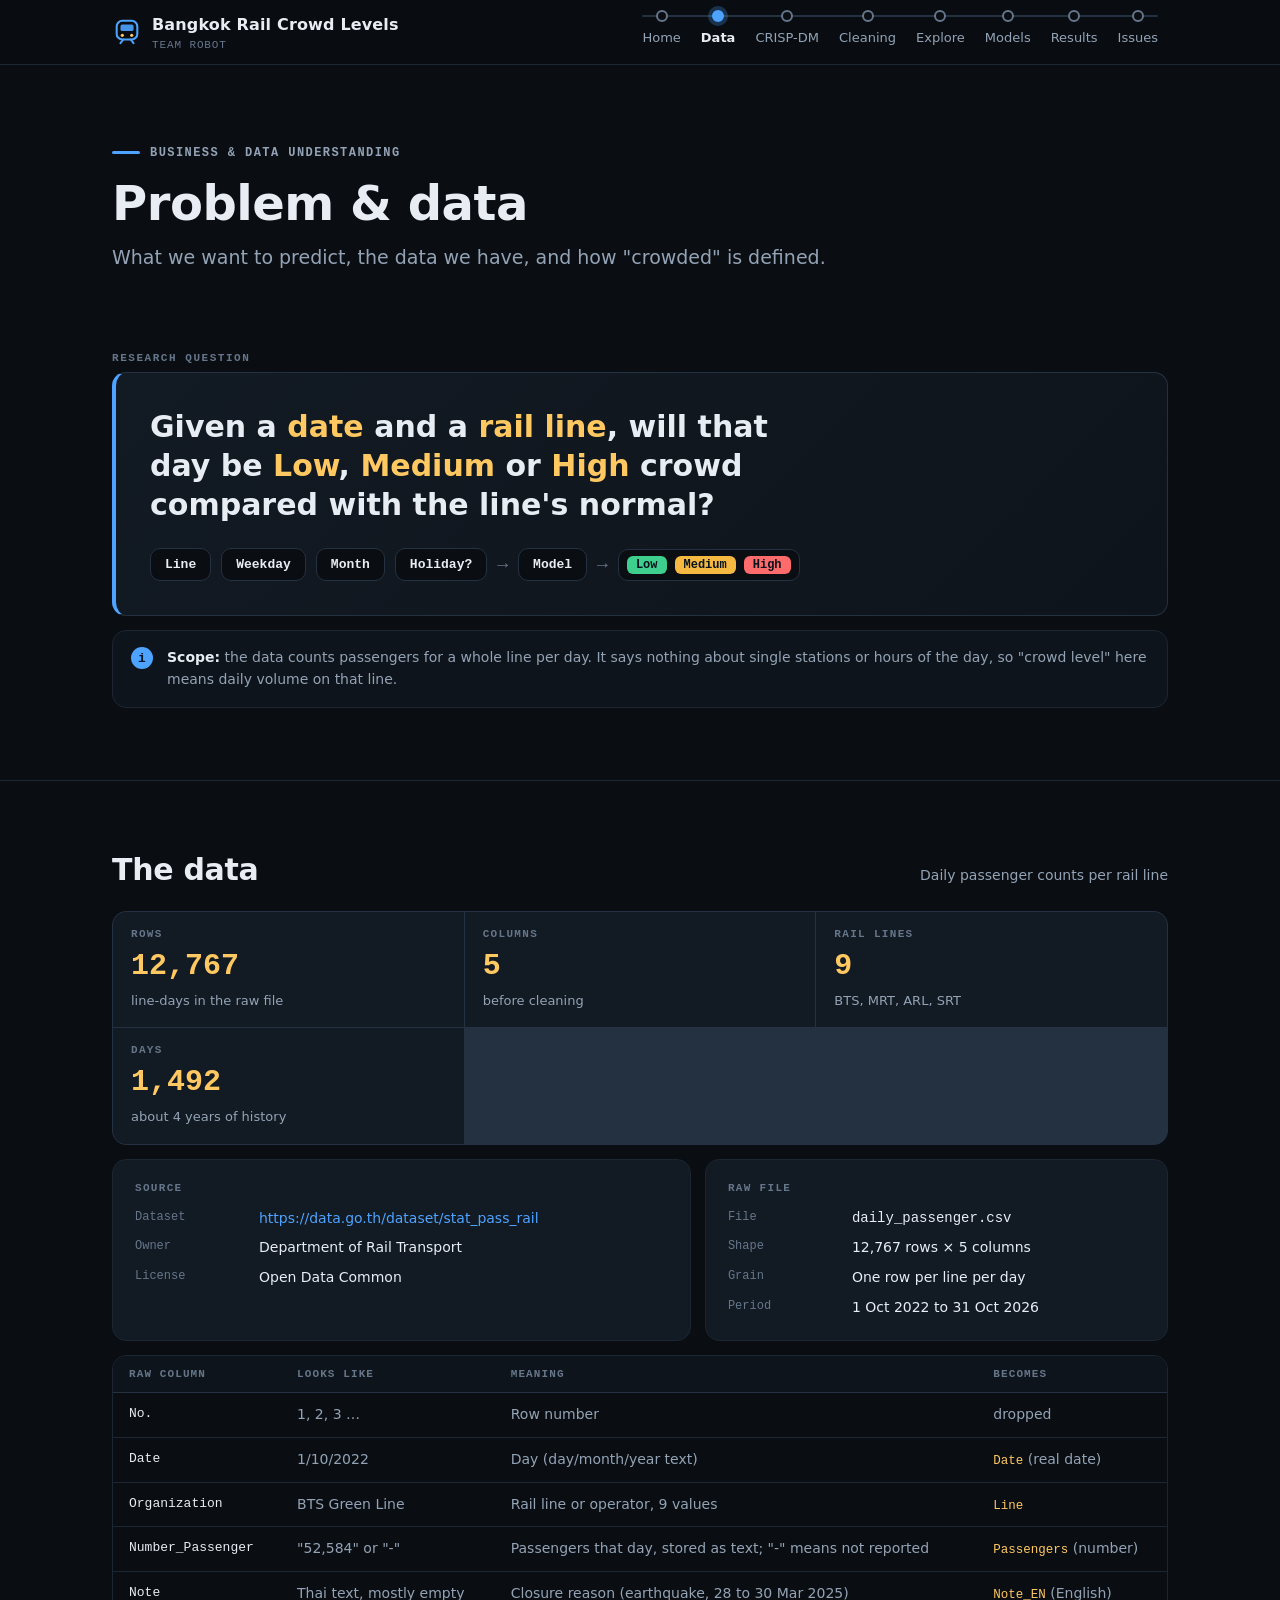
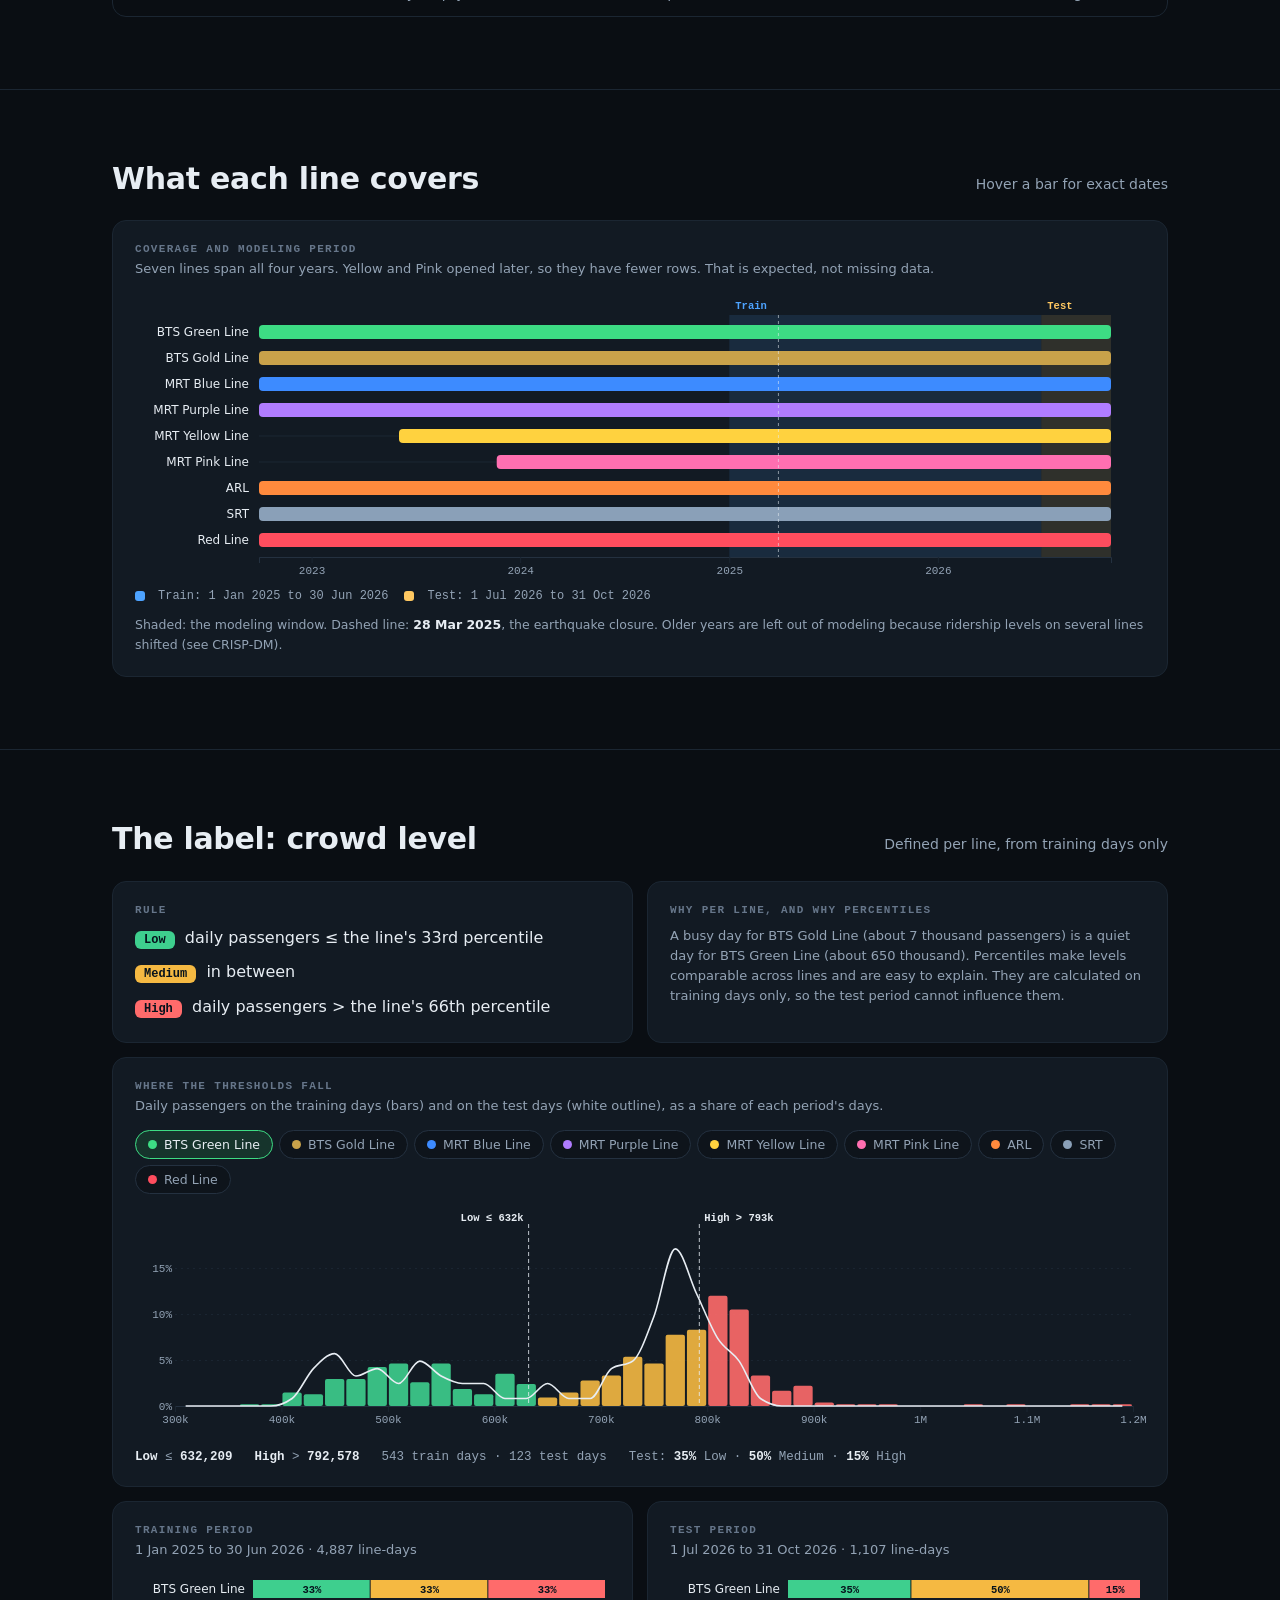
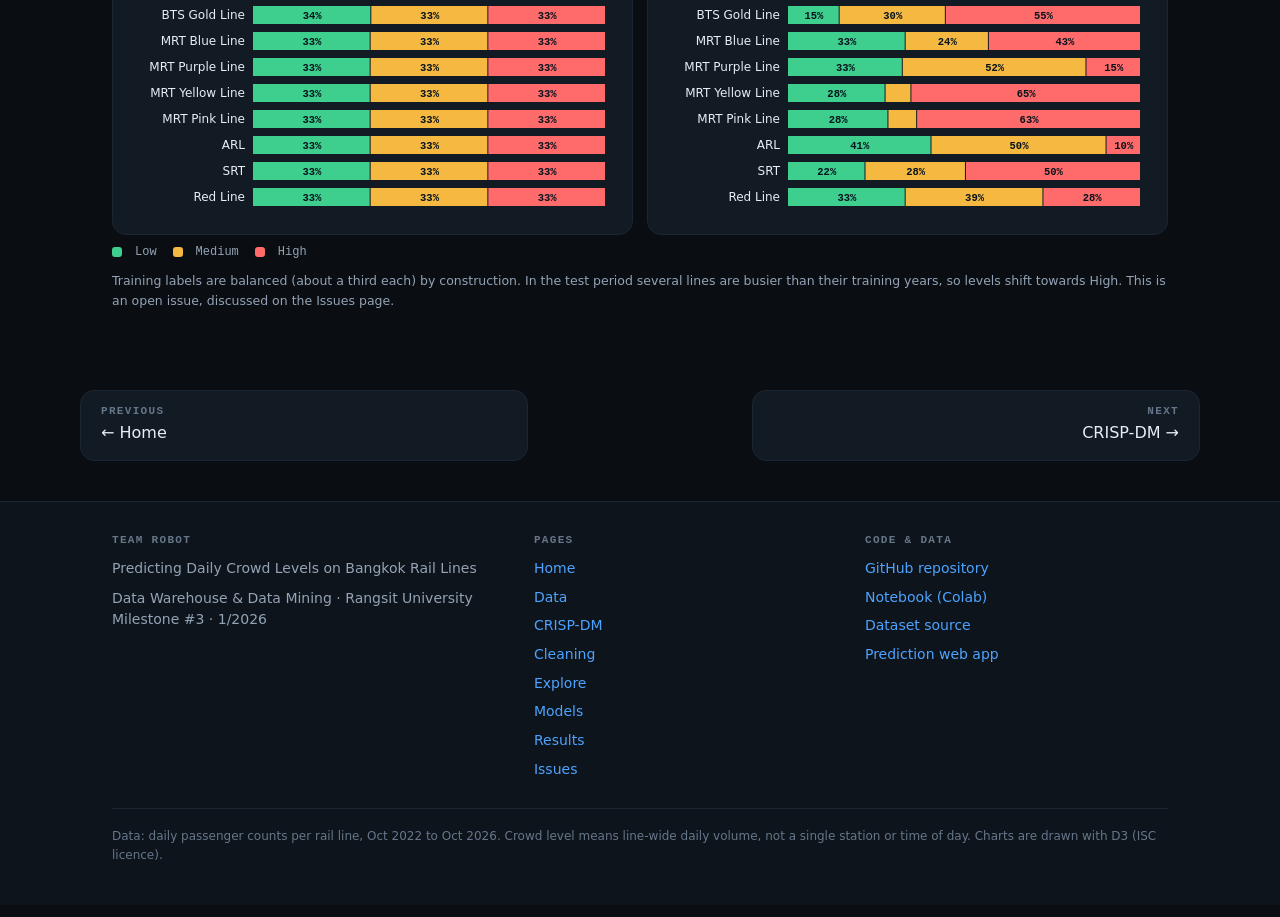
<file: problem.html>
<!doctype html>
<html lang="en">
<head>
<meta charset="utf-8">
<meta name="viewport" content="width=device-width, initial-scale=1">
<title>Problem &amp; Data · Team RoBot</title>
<meta name="description" content="Research question, data source, size and the Low, Medium, High crowd-level label.">
<meta name="theme-color" content="#0a0e13">
<link rel="icon" href="assets/img/favicon.svg" type="image/svg+xml">
<link rel="stylesheet" href="assets/css/style.css">
</head>
<body data-page="data">
<a class="skip" href="#main">Skip to content</a>
<header id="site-header"></header>
<main id="main">

<section class="page-head">
  <div class="wrap">
    <span class="kicker">Business &amp; data understanding</span>
    <h1>Problem &amp; data</h1>
    <p class="lede">What we want to predict, the data we have, and how "crowded" is defined.</p>
  </div>
</section>

<!-- 1. Research question -->
<section class="section">
  <div class="wrap">
    <div class="eyebrow">Research question</div>
    <div class="qcard">
      <p class="q">Given a <em>date</em> and a <em>rail line</em>, will that day be <em>Low</em>, <em>Medium</em> or <em>High</em> crowd compared with the line's normal?</p>
      <div class="flow" aria-label="Inputs lead to the model, which gives a crowd level">
        <span class="node">Line</span><span class="node">Weekday</span><span class="node">Month</span><span class="node">Holiday?</span>
        <span class="arrow" aria-hidden="true">→</span>
        <span class="node">Model</span>
        <span class="arrow" aria-hidden="true">→</span>
        <span class="node out"><span class="pill low">Low</span><span class="pill medium">Medium</span><span class="pill high">High</span></span>
      </div>
    </div>
    <div class="callout" style="margin-top:14px">
      <p><b>Scope:</b> the data counts passengers for a whole line per day. It says nothing about single stations or hours of the day, so "crowd level" here means daily volume on that line.</p>
    </div>
  </div>
</section>

<!-- 2. The data -->
<section class="section">
  <div class="wrap">
    <div class="section-head"><h2>The data</h2><p>Daily passenger counts per rail line</p></div>
    <div class="board three small" id="facts"></div>

    <div class="grid-2 wide-left" style="margin-top:14px">
      <div class="panel">
        <h3>Source</h3>
        <dl class="kv" id="source"></dl>
      </div>
      <div class="panel">
        <h3>Raw file</h3>
        <dl class="kv">
          <dt>File</dt><dd class="mono">daily_passenger.csv</dd>
          <dt>Shape</dt><dd id="shape"></dd>
          <dt>Grain</dt><dd>One row per line per day</dd>
          <dt>Period</dt><dd id="period"></dd>
        </dl>
      </div>
    </div>

    <div class="table-wrap" style="margin-top:14px">
      <table class="dict">
        <thead><tr><th>Raw column</th><th>Looks like</th><th>Meaning</th><th>Becomes</th></tr></thead>
        <tbody>
          <tr><td>No.</td><td>1, 2, 3 …</td><td>Row number</td><td>dropped</td></tr>
          <tr><td>Date</td><td>1/10/2022</td><td>Day (day/month/year text)</td><td><code>Date</code> (real date)</td></tr>
          <tr><td>Organization</td><td>BTS Green Line</td><td>Rail line or operator, 9 values</td><td><code>Line</code></td></tr>
          <tr><td>Number_Passenger</td><td>"52,584" or "-"</td><td>Passengers that day, stored as text; "-" means not reported</td><td><code>Passengers</code> (number)</td></tr>
          <tr><td>Note</td><td>Thai text, mostly empty</td><td>Closure reason (earthquake, 28 to 30 Mar 2025)</td><td><code>Note_EN</code> (English)</td></tr>
        </tbody>
      </table>
    </div>
  </div>
</section>

<!-- 3. Coverage timeline -->
<section class="section">
  <div class="wrap">
    <div class="section-head"><h2>What each line covers</h2><p>Hover a bar for exact dates</p></div>
    <div class="panel">
      <div class="chart-title">Coverage and modeling period</div>
      <div class="chart-sub">Seven lines span all four years. Yellow and Pink opened later, so they have fewer rows. That is expected, not missing data.</div>
      <div class="chart" id="coverage"></div>
      <div class="legend" id="coverage-legend"></div>
      <p class="caption">Shaded: the modeling window. Dashed line: <b>28 Mar 2025</b>, the earthquake closure. Older years are left out of modeling because ridership levels on several lines shifted (see CRISP-DM).</p>
    </div>
  </div>
</section>

<!-- 4. The label -->
<section class="section">
  <div class="wrap">
    <div class="section-head"><h2>The label: crowd level</h2><p>Defined per line, from training days only</p></div>
    <div class="grid-2">
      <div class="panel">
        <div class="chart-title">Rule</div>
        <p style="margin-top:10px"><span class="pill low">Low</span> &nbsp;daily passengers ≤ the line's 33rd percentile</p>
        <p style="margin-top:10px"><span class="pill medium">Medium</span> &nbsp;in between</p>
        <p style="margin-top:10px"><span class="pill high">High</span> &nbsp;daily passengers &gt; the line's 66th percentile</p>
      </div>
      <div class="panel">
        <div class="chart-title">Why per line, and why percentiles</div>
        <p class="chart-sub" style="margin-top:10px;margin-bottom:0">A busy day for BTS Gold Line (about 7 thousand passengers) is a quiet day for BTS Green Line (about 650 thousand). Percentiles make levels comparable across lines and are easy to explain. They are calculated on training days only, so the test period cannot influence them.</p>
      </div>
    </div>

    <div class="panel" style="margin-top:14px">
      <div class="chart-title">Where the thresholds fall</div>
      <div class="chart-sub">Daily passengers on the training days (bars) and on the test days (white outline), as a share of each period's days.</div>
      <div class="seg" id="line-seg" role="group" aria-label="Choose a line"></div>
      <div class="chart" id="hist"></div>
      <div class="readout" id="hist-readout"></div>
    </div>

    <div class="grid-2" style="margin-top:14px">
      <div class="panel">
        <div class="chart-title">Training period</div>
        <div class="chart-sub" id="train-sub"></div>
        <div class="chart" id="share-train"></div>
      </div>
      <div class="panel">
        <div class="chart-title">Test period</div>
        <div class="chart-sub" id="test-sub"></div>
        <div class="chart" id="share-test"></div>
      </div>
    </div>
    <div class="legend" id="share-legend"></div>
    <p class="caption">Training labels are balanced (about a third each) by construction. In the test period several lines are busier than their training years, so levels shift towards High. This is an open issue, discussed on the Issues page.</p>
  </div>
</section>

</main>
<footer id="site-footer"></footer>
<script src="assets/js/config.js"></script>
<script src="data/site-data.js"></script>
<script src="assets/vendor/d3.min.js"></script>
<script src="assets/js/charts.js"></script>
<script src="assets/js/charts-more.js"></script>
<script src="assets/js/common.js"></script>
<script src="assets/js/problem.js"></script>
</body>
</html>
</file>
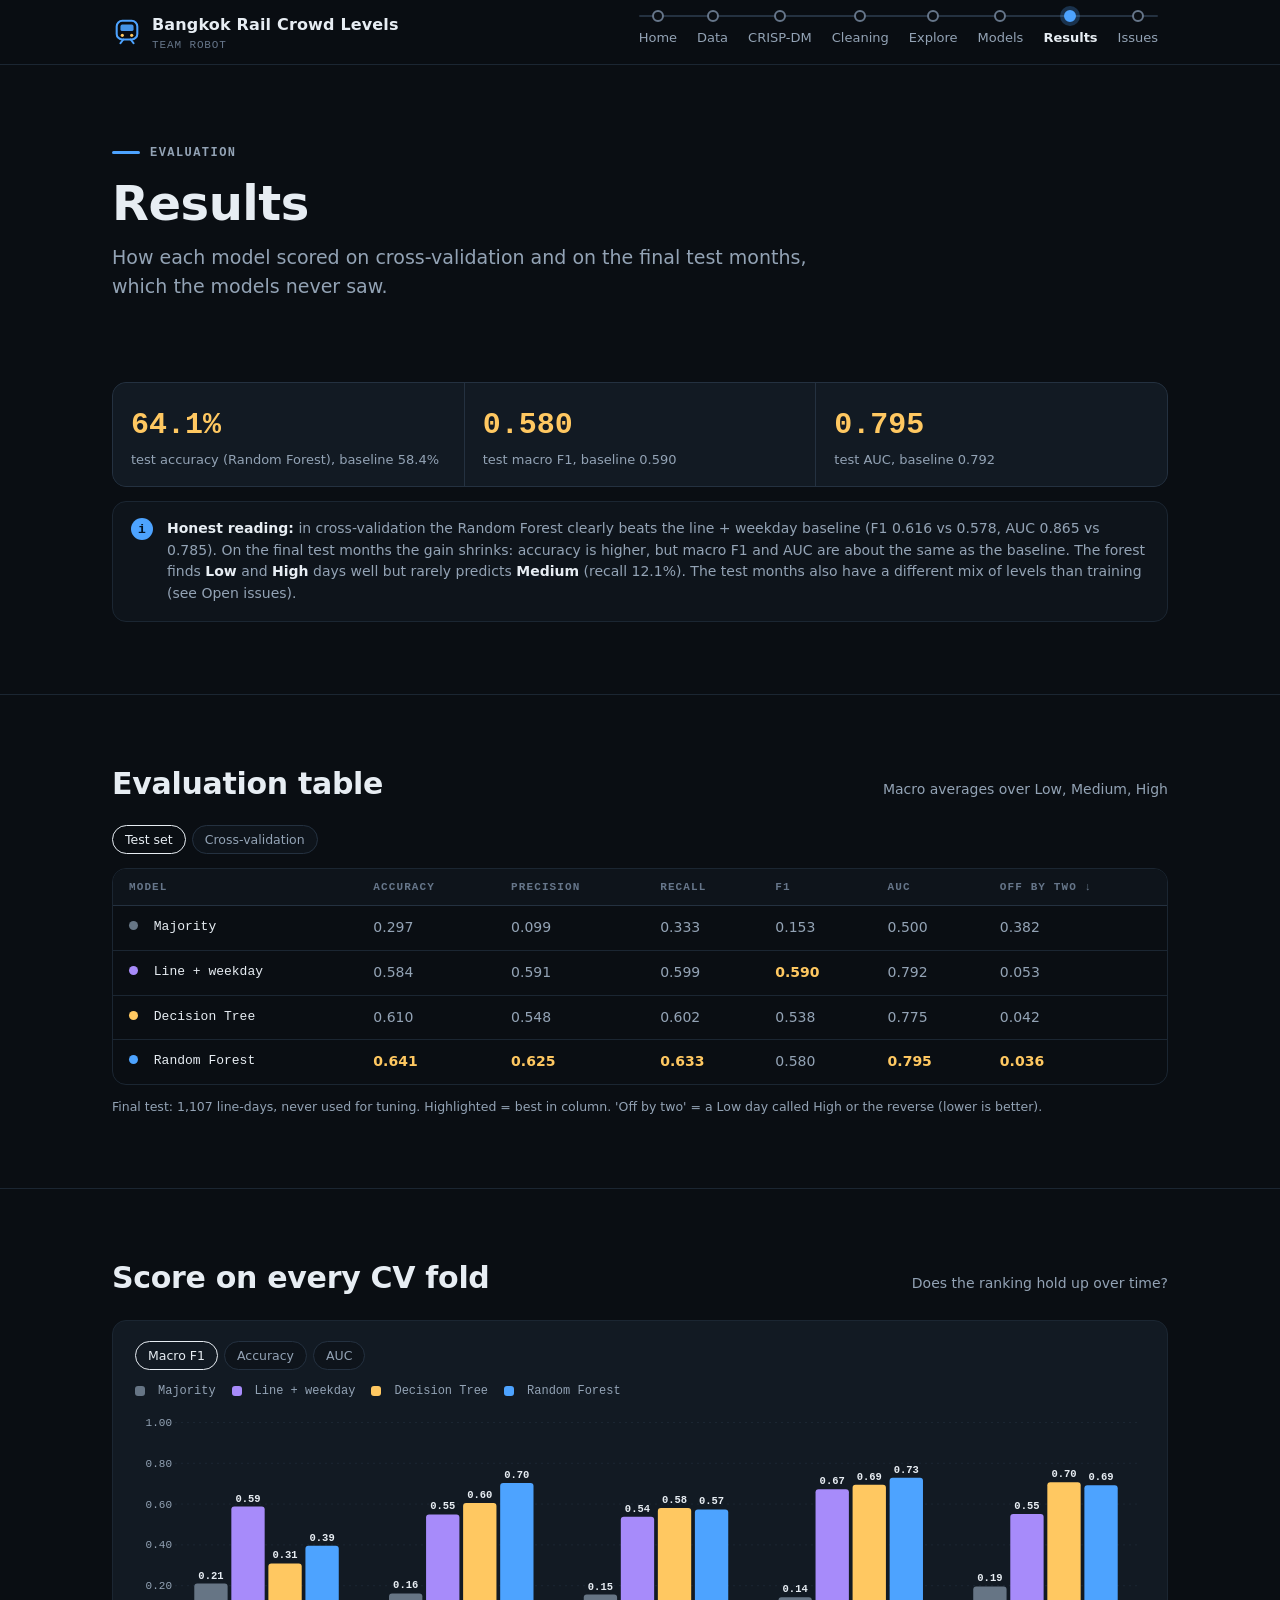
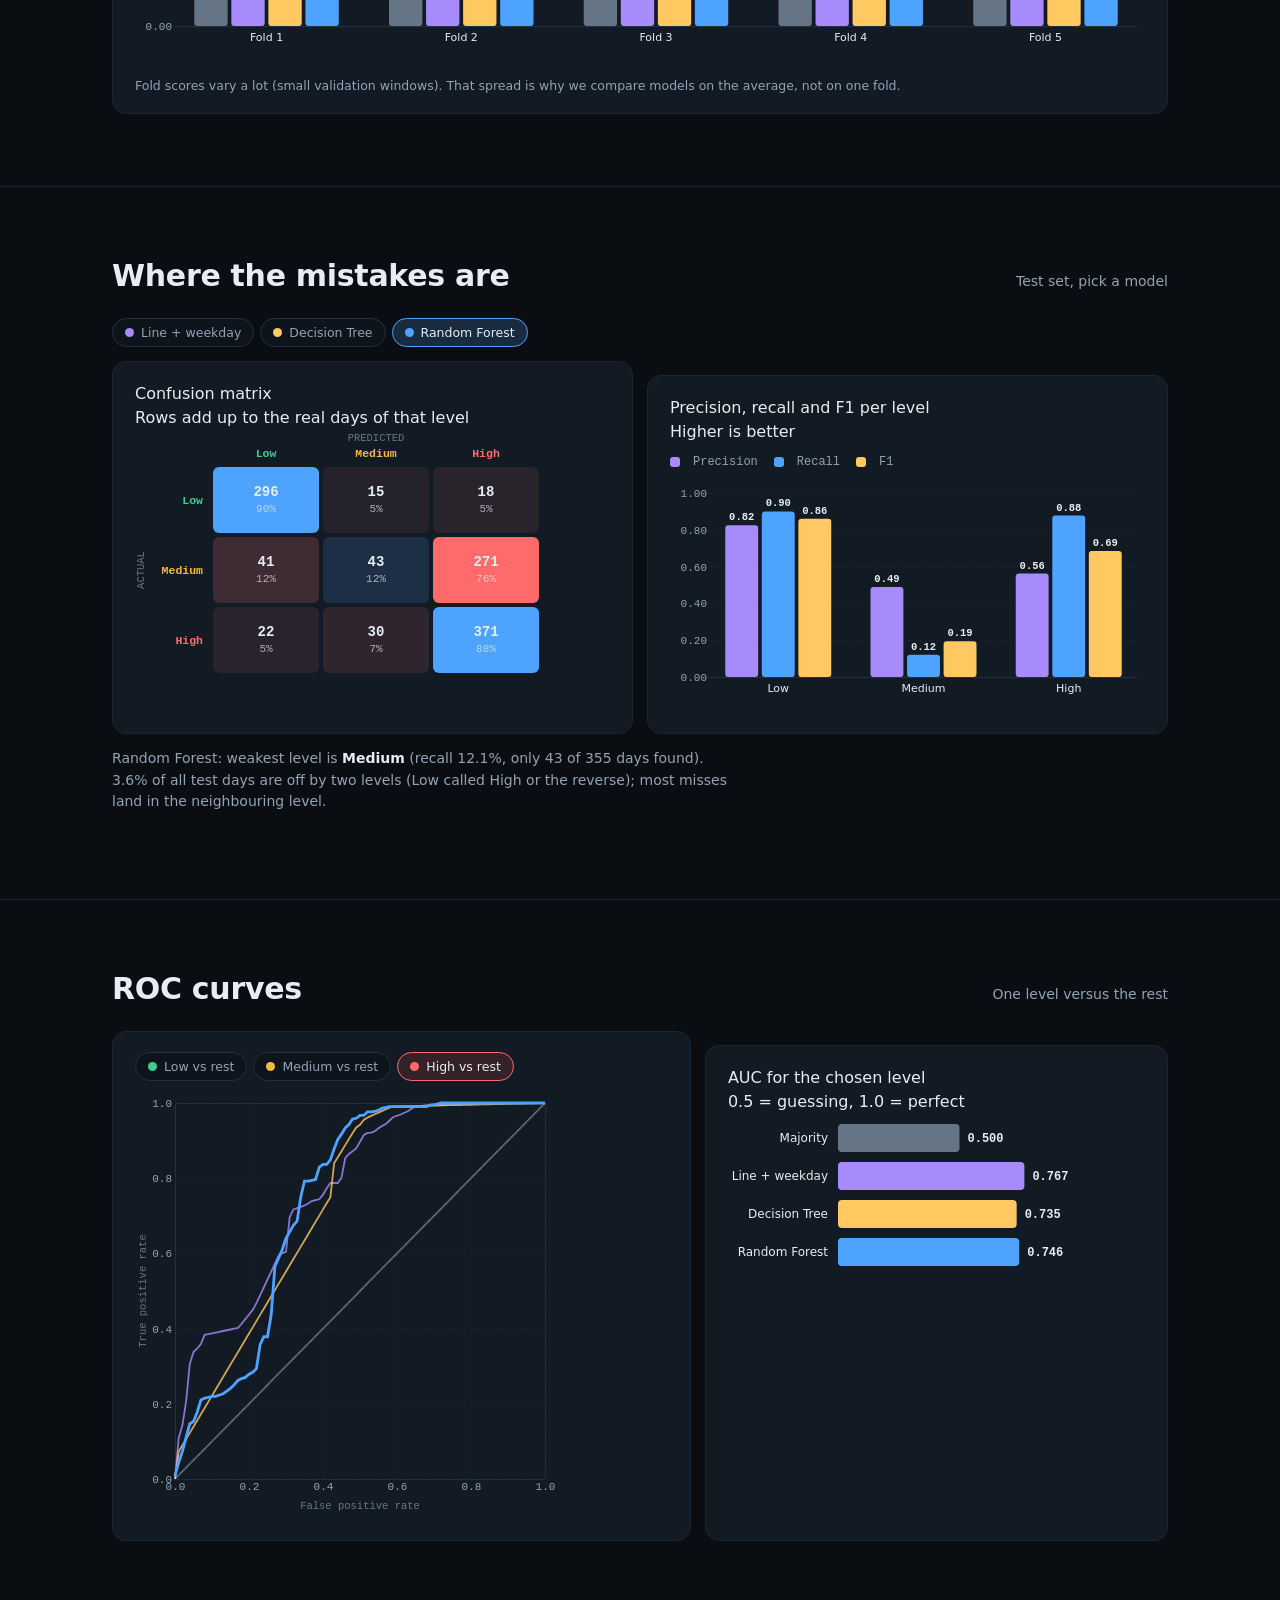
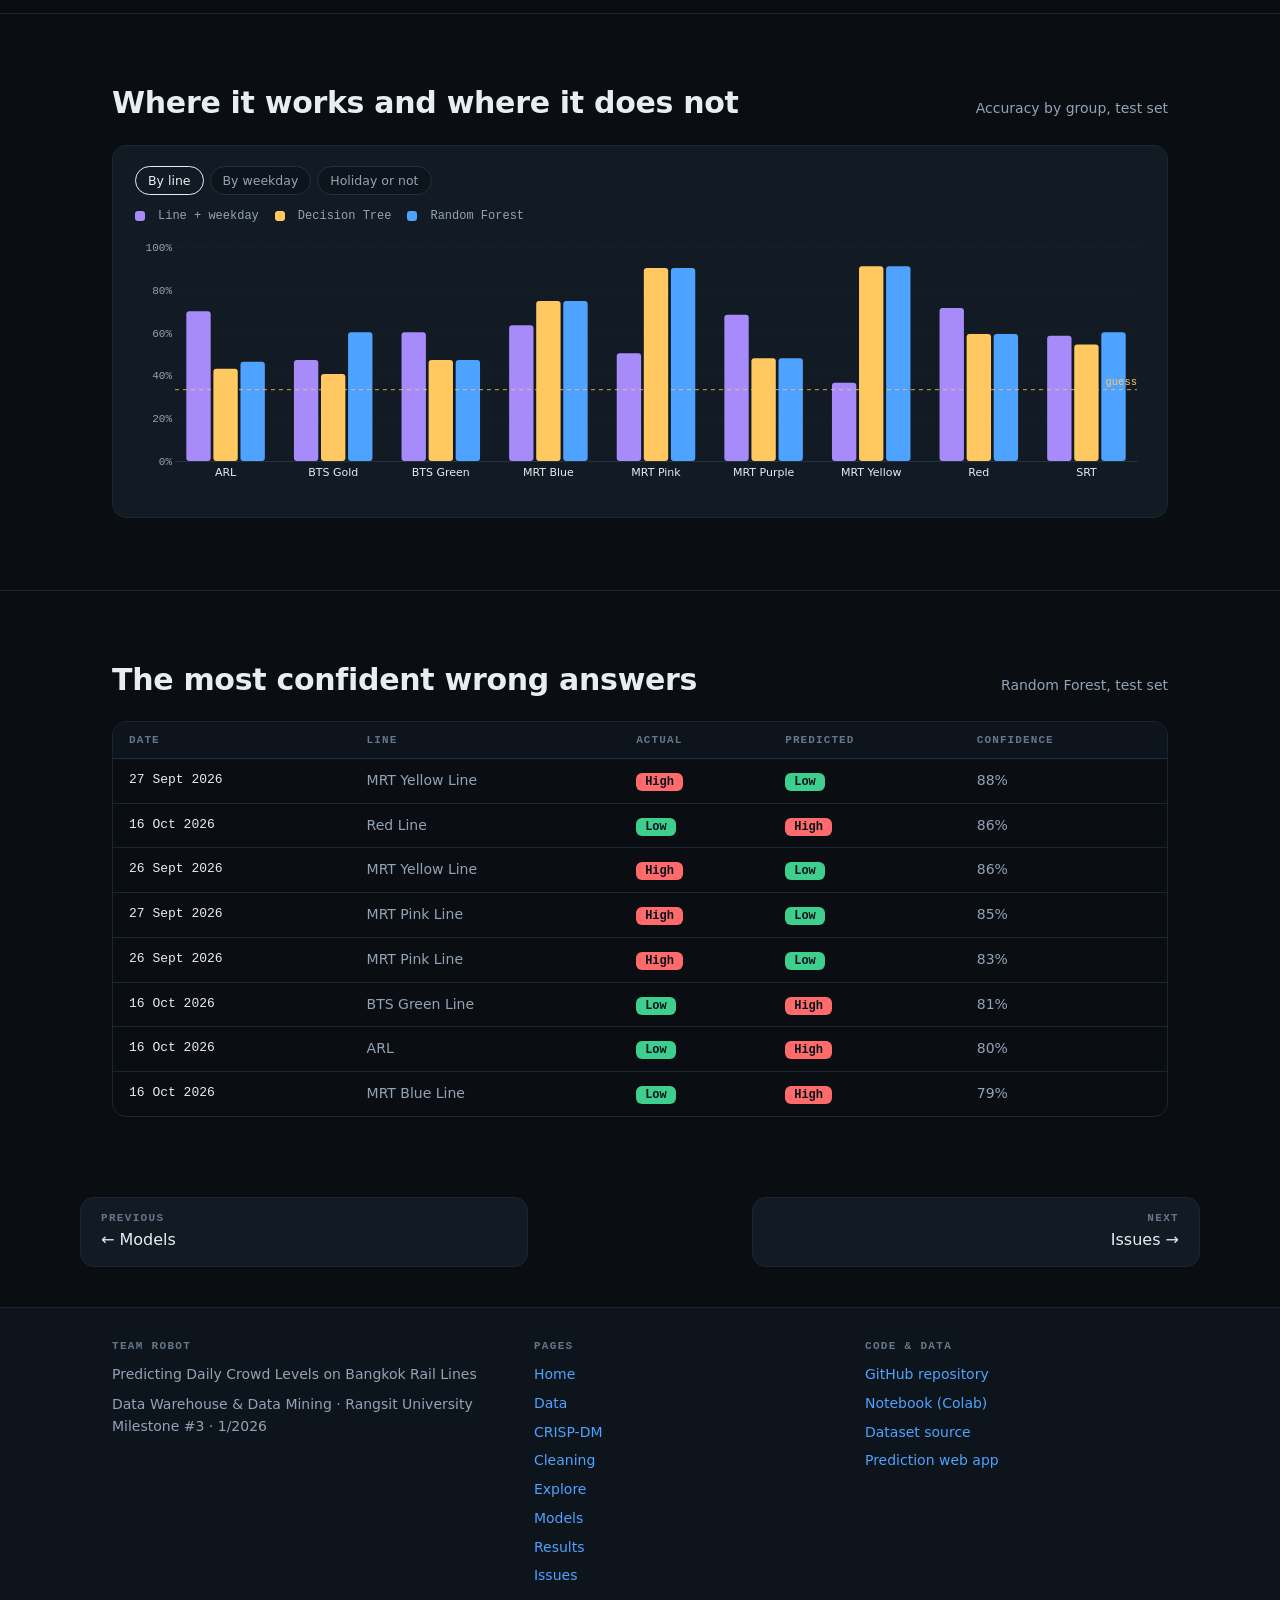
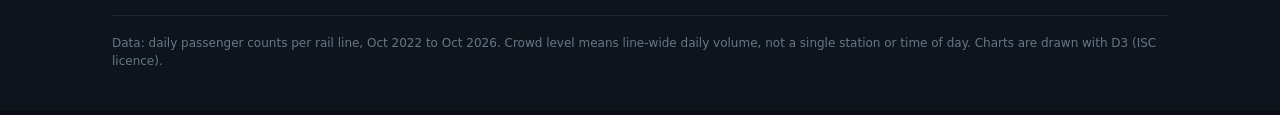
<file: results.html>
<!doctype html>
<html lang="en">
<head>
<meta charset="utf-8">
<meta name="viewport" content="width=device-width, initial-scale=1">
<title>Results · Team RoBot</title>
<meta name="description" content="Evaluation table, cross-validation, confusion matrix and ROC.">
<meta name="theme-color" content="#0a0e13">
<link rel="icon" href="assets/img/favicon.svg" type="image/svg+xml">
<link rel="stylesheet" href="assets/css/style.css">
</head>
<body data-page="results">
<a class="skip" href="#main">Skip to content</a>
<header id="site-header"></header>
<main id="main">

<section class="page-head">
  <div class="wrap">
    <span class="kicker">Evaluation</span>
    <h1>Results</h1>
    <p class="lede">How each model scored on cross-validation and on the final test months, which the models never saw.</p>
  </div>
</section>

<section class="section">
  <div class="wrap">
    <div class="board three small" id="headline"></div>
    <div class="callout" style="margin-top:14px" id="honest"></div>
  </div>
</section>

<section class="section">
  <div class="wrap">
    <div class="section-head"><h2>Evaluation table</h2><p>Macro averages over Low, Medium, High</p></div>
    <div class="seg" id="tbl-pick" role="group" aria-label="Choose scores"></div>
    <div class="table-wrap" style="margin-top:12px"><table class="dict" id="tbl"></table></div>
    <p class="caption" id="tbl-note"></p>
  </div>
</section>

<section class="section">
  <div class="wrap">
    <div class="section-head"><h2>Score on every CV fold</h2><p>Does the ranking hold up over time?</p></div>
    <div class="chart-card">
      <div class="seg" id="cv-pick" role="group" aria-label="Choose a metric"></div>
      <div class="legend" id="cv-legend" style="margin-top:12px"></div>
      <div id="cv"></div>
      <p class="caption">Fold scores vary a lot (small validation windows). That spread is why we compare models on the average, not on one fold.</p>
    </div>
  </div>
</section>

<section class="section">
  <div class="wrap">
    <div class="section-head"><h2>Where the mistakes are</h2><p>Test set, pick a model</p></div>
    <div class="seg" id="cm-pick" role="group" aria-label="Choose a model"></div>
    <div class="grid-2" style="margin-top:12px">
      <div class="chart-card"><div class="chart-title">Confusion matrix</div><div class="chart-sub">Rows add up to the real days of that level</div><div id="cm"></div></div>
      <div class="chart-card"><div class="chart-title">Precision, recall and F1 per level</div><div class="chart-sub">Higher is better</div><div class="legend" id="pc-legend"></div><div id="pc"></div></div>
    </div>
    <p class="finding" id="cm-finding" style="margin-top:14px"></p>
  </div>
</section>

<section class="section">
  <div class="wrap">
    <div class="section-head"><h2>ROC curves</h2><p>One level versus the rest</p></div>
    <div class="grid-2 wide-left">
      <div class="chart-card"><div class="seg" id="roc-pick" role="group" aria-label="Choose a level"></div><div id="roc" style="margin-top:12px"></div></div>
      <div class="chart-card"><div class="chart-title">AUC for the chosen level</div><div class="chart-sub">0.5 = guessing, 1.0 = perfect</div><div id="auc"></div></div>
    </div>
  </div>
</section>

<section class="section">
  <div class="wrap">
    <div class="section-head"><h2>Where it works and where it does not</h2><p>Accuracy by group, test set</p></div>
    <div class="chart-card">
      <div class="seg" id="grp-pick" role="group" aria-label="Choose a grouping"></div>
      <div class="legend" id="grp-legend" style="margin-top:12px"></div>
      <div id="grp"></div>
    </div>
  </div>
</section>

<section class="section">
  <div class="wrap">
    <div class="section-head"><h2>The most confident wrong answers</h2><p>Random Forest, test set</p></div>
    <div class="table-wrap"><table class="dict" id="worst"></table></div>
  </div>
</section>

</main>
<footer id="site-footer"></footer>
<script src="assets/js/config.js"></script>
<script src="data/site-data.js"></script>
<script src="assets/vendor/d3.min.js"></script>
<script src="assets/js/charts.js"></script>
<script src="assets/js/charts-more.js"></script>
<script src="assets/js/charts-model.js"></script>
<script src="assets/js/common.js"></script>
<script src="assets/js/results.js"></script>
</body>
</html>
</file>
<file: assets/css/style.css>
/* ==========================================================================
   Team RoBot · Bangkok Rail Crowd Levels
   Design system: dark, minimal, train / departure-board theme
   ========================================================================== */

:root {
  color-scheme: dark;

  /* surfaces */
  --bg: #0a0e13;
  --bg-2: #0e141b;
  --surface: #121a23;
  --surface-2: #18222e;
  --border: #243140;
  --border-soft: #1b2632;

  /* text */
  --text: #e7edf3;
  --muted: #93a3b5;
  --faint: #66768a;

  /* accents */
  --accent: #4da3ff;          /* signal blue: links, focus, active station */
  --board: #ffc861;           /* departure-board amber: big numbers */
  --placeholder: #ffb547;

  /* crowd levels (always used with a text label too) */
  --low: #3ecf8e;
  --medium: #f5b942;
  --high: #ff6b6b;

  /* one colour per rail line */
  --l-bts-green: #3ddc84;
  --l-bts-gold: #c9a24a;
  --l-mrt-blue: #3d8bff;
  --l-mrt-purple: #b07cff;
  --l-mrt-yellow: #ffd23f;
  --l-mrt-pink: #ff6fb1;
  --l-arl: #ff8a3d;
  --l-srt: #8aa0b8;
  --l-red: #ff4d5e;

  --radius: 14px;
  --radius-sm: 8px;
  --maxw: 1120px;
  --gutter: clamp(16px, 4vw, 32px);

  --font: ui-sans-serif, system-ui, -apple-system, "Segoe UI", Roboto, "Helvetica Neue", Arial, sans-serif;
  --mono: ui-monospace, "SF Mono", "Cascadia Code", "JetBrains Mono", Menlo, Consolas, monospace;
}

*, *::before, *::after { box-sizing: border-box; }
html { scroll-behavior: smooth; -webkit-text-size-adjust: 100%; }
body {
  margin: 0;
  background: var(--bg);
  color: var(--text);
  font: 16px/1.55 var(--font);
  -webkit-font-smoothing: antialiased;
  min-height: 100vh;
  display: flex;
  flex-direction: column;
}
main { flex: 1; }
h1, h2, h3, h4 { line-height: 1.15; margin: 0; letter-spacing: -0.01em; }
p { margin: 0; }
a { color: var(--accent); text-decoration: none; }
a:hover { text-decoration: underline; text-underline-offset: 3px; }
:focus-visible { outline: 2px solid var(--accent); outline-offset: 3px; border-radius: 4px; }
img, svg { max-width: 100%; }

.skip {
  position: absolute; left: -999px; top: 8px; z-index: 100;
  background: var(--accent); color: #001428; padding: 8px 14px; border-radius: 6px; font-weight: 600;
}
.skip:focus { left: 8px; }
.sr-only {
  position: absolute !important; width: 1px; height: 1px; overflow: hidden;
  clip: rect(0 0 0 0); white-space: nowrap;
}
.wrap { width: 100%; max-width: var(--maxw); margin: 0 auto; padding: 0 var(--gutter); }
.mono { font-family: var(--mono); }

/* Placeholders for personal info: easy to spot, easy to replace in config.js */
.ph {
  color: var(--placeholder);
  border-bottom: 1px dashed var(--placeholder);
  white-space: nowrap;
}

/* ---------- Header / metro-style navigation ---------- */
.site-header {
  position: sticky; top: 0; z-index: 50;
  background: color-mix(in srgb, var(--bg) 82%, transparent);
  backdrop-filter: blur(12px);
  -webkit-backdrop-filter: blur(12px);
  border-bottom: 1px solid var(--border-soft);
}
.nav { display: flex; align-items: center; justify-content: space-between; gap: 16px; min-height: 64px; }
.brand { display: flex; align-items: center; gap: 10px; color: var(--text); font-weight: 650; letter-spacing: 0.01em; }
.brand:hover { text-decoration: none; }
.brand svg { width: 30px; height: 30px; flex: none; }
.brand small { display: block; font: 500 11px/1 var(--mono); color: var(--faint); letter-spacing: 0.08em; text-transform: uppercase; margin-top: 3px; }

.nav-list { display: flex; list-style: none; margin: 0; padding: 0; position: relative; }
.nav-list::before {            /* the track the stations sit on */
  content: ""; position: absolute; left: 10px; right: 10px; top: 9px; height: 2px;
  background: var(--border); border-radius: 2px;
}
.nav-list a {
  position: relative; display: block; padding: 22px 10px 10px; text-align: center;
  font-size: 13px; color: var(--muted); white-space: nowrap;
}
.nav-list a::before {          /* the station dot */
  content: ""; position: absolute; left: 50%; top: 4px; width: 12px; height: 12px;
  margin-left: -6px; border-radius: 50%;
  background: var(--bg); border: 2px solid var(--faint);
  transition: border-color .2s, background .2s, box-shadow .2s;
}
.nav-list a:hover { color: var(--text); text-decoration: none; }
.nav-list a:hover::before { border-color: var(--accent); }
.nav-list a[aria-current="page"] { color: var(--text); font-weight: 600; }
.nav-list a[aria-current="page"]::before {
  background: var(--accent); border-color: var(--accent);
  box-shadow: 0 0 0 4px color-mix(in srgb, var(--accent) 25%, transparent);
}
.nav-toggle {
  display: none; background: none; border: 1px solid var(--border); color: var(--text);
  border-radius: var(--radius-sm); padding: 8px 12px; font: 600 13px var(--font); cursor: pointer;
}

@media (max-width: 960px) {
  .nav-toggle { display: inline-flex; align-items: center; gap: 8px; }
  .nav-list {
    display: none; position: absolute; left: 0; right: 0; top: 64px; flex-direction: column;
    background: var(--bg-2); border-bottom: 1px solid var(--border); padding: 8px var(--gutter) 16px;
  }
  .nav-list::before { left: calc(var(--gutter) + 11px); right: auto; top: 14px; bottom: 22px; width: 2px; height: auto; }
  .nav-list.open { display: flex; }
  .nav-list a { text-align: left; padding: 10px 10px 10px 34px; font-size: 15px; }
  .nav-list a::before { left: 6px; top: 50%; margin: -6px 0 0 0; }
}

/* ---------- Hero ---------- */
.hero { position: relative; overflow: hidden; padding: clamp(56px, 11vw, 112px) 0 clamp(96px, 14vw, 150px); }
.hero::after {                  /* soft glow */
  content: ""; position: absolute; inset: -20% -10% auto auto; width: 60%; height: 120%;
  background: radial-gradient(closest-side, color-mix(in srgb, var(--accent) 14%, transparent), transparent);
  pointer-events: none;
}
.hero .wrap { position: relative; z-index: 1; }
.kicker {
  display: inline-flex; align-items: center; gap: 10px; font: 600 12px var(--mono);
  letter-spacing: 0.12em; text-transform: uppercase; color: var(--muted);
}
.kicker::before { content: ""; width: 28px; height: 3px; border-radius: 2px; background: var(--accent); }
.hero h1 { font-size: clamp(34px, 6.2vw, 64px); font-weight: 760; margin: 18px 0 16px; max-width: 14ch; }
.hero h1 em { font-style: normal; color: var(--board); }
.lede { font-size: clamp(16px, 2vw, 19px); color: var(--muted); max-width: 52ch; }
.chips { display: flex; flex-wrap: wrap; gap: 8px; margin-top: 24px; }
.chip {
  font: 500 12px var(--mono); color: var(--muted); border: 1px solid var(--border);
  border-radius: 999px; padding: 5px 12px; background: color-mix(in srgb, var(--surface) 70%, transparent);
}
.cta { display: flex; flex-wrap: wrap; gap: 12px; margin-top: 32px; }
.btn {
  display: inline-flex; align-items: center; gap: 8px; font: 600 14px var(--font);
  padding: 11px 20px; border-radius: 10px; border: 1px solid var(--border);
  color: var(--text); background: var(--surface); transition: border-color .2s, transform .2s;
}
.btn:hover { text-decoration: none; border-color: var(--accent); transform: translateY(-1px); }
.btn.primary { background: var(--accent); border-color: var(--accent); color: #001428; }
.btn.primary:hover { background: color-mix(in srgb, var(--accent) 88%, white); }

.track { position: absolute; left: 0; right: 0; bottom: 0; height: 72px; pointer-events: none; }
.track svg { width: 100%; height: 100%; display: block; }
.train { position: absolute; bottom: 20px; left: 0; width: 190px; animation: drive 26s linear infinite; }
@keyframes drive { from { transform: translateX(-220px); } to { transform: translateX(calc(100vw + 40px)); } }

/* ---------- Sections ---------- */
.section { padding: clamp(40px, 7vw, 72px) 0; }
.section + .section { border-top: 1px solid var(--border-soft); }
.section-head { display: flex; align-items: baseline; justify-content: space-between; gap: 16px; flex-wrap: wrap; margin-bottom: 24px; }
.section-head h2 { font-size: clamp(22px, 3vw, 30px); }
.section-head p { color: var(--muted); font-size: 14px; }
.eyebrow { font: 600 11px var(--mono); letter-spacing: .14em; text-transform: uppercase; color: var(--faint); margin-bottom: 8px; }

/* ---------- Departure-board stat tiles ---------- */
.board { display: grid; grid-template-columns: repeat(4, 1fr); gap: 1px; background: var(--border); border: 1px solid var(--border); border-radius: var(--radius); overflow: hidden; }
.tile { background: var(--surface); padding: 22px 22px 20px; }
.tile .label { font: 600 11px var(--mono); letter-spacing: .12em; text-transform: uppercase; color: var(--faint); }
.tile .num { font: 700 clamp(28px, 4vw, 40px)/1.1 var(--mono); color: var(--board); margin: 10px 0 8px; font-variant-numeric: tabular-nums; }
.tile .sub { font-size: 13px; color: var(--muted); }
.tile .sub b { color: var(--text); font-weight: 600; font-family: var(--mono); }
@media (max-width: 860px) { .board { grid-template-columns: repeat(2, 1fr); } }
@media (max-width: 420px)  { .tile { padding: 16px; } }

/* ---------- Line cards ---------- */
.cards { display: grid; grid-template-columns: repeat(3, 1fr); gap: 14px; }
.card {
  position: relative; background: var(--surface); border: 1px solid var(--border-soft);
  border-radius: var(--radius); padding: 16px 18px 12px; overflow: hidden;
}
.card::before { content: ""; position: absolute; left: 0; top: 0; bottom: 0; width: 4px; background: var(--c, var(--accent)); }
.card .name { display: flex; align-items: center; gap: 8px; font-weight: 650; font-size: 15px; }
.card .name i { width: 10px; height: 10px; border-radius: 50%; background: var(--c); flex: none; }
.card .big { font: 700 24px/1.2 var(--mono); margin-top: 8px; font-variant-numeric: tabular-nums; }
.card .cap { font-size: 12px; color: var(--muted); }
.card .spark { margin-top: 6px; height: 56px; position: relative; }
.card .levels { display: flex; gap: 10px; flex-wrap: wrap; margin-top: 8px; font: 500 11px var(--mono); color: var(--muted); }
.card .levels b { font-weight: 600; }
.lv-low { color: var(--low); } .lv-medium { color: var(--medium); } .lv-high { color: var(--high); }
@media (max-width: 900px) { .cards { grid-template-columns: repeat(2, 1fr); } }
@media (max-width: 560px) { .cards { grid-template-columns: 1fr; } }

/* ---------- CRISP-DM route map ---------- */
.route { list-style: none; margin: 0; padding: 0; display: grid; grid-template-columns: repeat(6, 1fr); position: relative; }
.route::before {
  content: ""; position: absolute; left: calc(100% / 12); right: calc(100% / 12); top: 15px; height: 4px; border-radius: 2px;
  background: linear-gradient(90deg, var(--l-bts-green), var(--l-mrt-blue), var(--l-mrt-purple), var(--l-mrt-pink), var(--l-arl), var(--l-mrt-yellow));
  opacity: .85;
}
.route li { position: relative; text-align: center; padding: 0 6px; }
.route a { display: block; color: var(--text); }
.route a:hover { text-decoration: none; }
.route .stop {
  display: block; width: 34px; height: 34px; margin: 0 auto 14px; border-radius: 50%;
  background: var(--bg); border: 4px solid var(--c); position: relative; z-index: 1;
  display: grid; place-items: center; font: 700 12px var(--mono); color: var(--c);
  transition: transform .2s, background .2s;
}
.route a:hover .stop, .route a:focus-visible .stop { transform: scale(1.12); background: color-mix(in srgb, var(--c) 18%, var(--bg)); }
.route .t { display: block; font-weight: 650; font-size: 14px; }
.route .d { display: block; font-size: 12px; color: var(--muted); margin-top: 4px; }
@media (max-width: 760px) {
  .route { grid-template-columns: 1fr; gap: 6px; }
  .route::before { left: 16px; right: auto; top: 16px; bottom: 16px; width: 4px; height: auto; background: linear-gradient(180deg, var(--l-bts-green), var(--l-mrt-blue), var(--l-mrt-purple), var(--l-mrt-pink), var(--l-arl), var(--l-mrt-yellow)); }
  .route li { text-align: left; padding: 0; }
  .route a { display: grid; grid-template-columns: 34px 1fr; column-gap: 16px; align-items: center; padding: 8px 0; }
  .route .stop { margin: 0; grid-row: span 2; }
  .route .d { margin-top: 0; }
}

/* ---------- Team card ---------- */
.team { display: grid; grid-template-columns: 1.1fr 1fr; gap: 14px; }
.panel { background: var(--surface); border: 1px solid var(--border-soft); border-radius: var(--radius); padding: 22px; }
.panel h3 { font-size: 13px; font: 600 11px var(--mono); letter-spacing: .12em; text-transform: uppercase; color: var(--faint); margin-bottom: 14px; }
.team-name { font-size: 26px; font-weight: 740; }
.team-name small { display: inline-block; margin-left: 10px; font: 500 12px var(--mono); color: var(--muted); border: 1px solid var(--border); border-radius: 999px; padding: 3px 10px; vertical-align: middle; }
.kv { display: grid; grid-template-columns: 110px 1fr; gap: 8px 14px; margin: 0; font-size: 14px; }
.kv dt { color: var(--faint); font: 500 12px var(--mono); padding-top: 2px; }
.kv dd { margin: 0; word-break: break-word; }
.member { padding-top: 14px; margin-top: 14px; border-top: 1px solid var(--border-soft); }
@media (max-width: 760px) { .team { grid-template-columns: 1fr; } .kv { grid-template-columns: 96px 1fr; } }

/* ---------- Tooltip (shared by all charts) ---------- */
.rb-tip {
  position: fixed; z-index: 200; pointer-events: none; opacity: 0; transition: opacity .12s;
  background: #05080c; border: 1px solid var(--border); border-radius: 8px; padding: 7px 10px;
  font: 500 12px/1.4 var(--mono); color: var(--text); box-shadow: 0 8px 24px rgba(0,0,0,.45); max-width: 260px;
}
.rb-tip.on { opacity: 1; }
.rb-tip b { color: var(--board); font-weight: 600; }
.rb-tip .m { color: var(--muted); }

/* ---------- Under-construction note (stub pages only) ---------- */
.stub { border: 1px dashed var(--border); border-radius: var(--radius); padding: 40px 28px; text-align: center; color: var(--muted); }
.stub h2 { color: var(--text); margin-bottom: 10px; }

/* ---------- Footer ---------- */
.site-footer { border-top: 1px solid var(--border-soft); background: var(--bg-2); padding: 32px 0 40px; margin-top: 40px; }
.foot { display: grid; grid-template-columns: 1.3fr 1fr 1fr; gap: 28px; font-size: 14px; color: var(--muted); }
.foot h4 { font: 600 11px var(--mono); letter-spacing: .12em; text-transform: uppercase; color: var(--faint); margin-bottom: 12px; }
.foot ul { list-style: none; margin: 0; padding: 0; display: grid; gap: 7px; }
.foot .fine { grid-column: 1 / -1; border-top: 1px solid var(--border-soft); padding-top: 18px; font-size: 12px; color: var(--faint); }
@media (max-width: 760px) { .foot { grid-template-columns: 1fr; gap: 22px; } }

@media (prefers-reduced-motion: reduce) {
  html { scroll-behavior: auto; }
  .train { animation: none; left: 62%; }
  * { transition: none !important; }
}

/* ==========================================================================
   Part 2 additions: inner-page hero, chart cards, controls, tables, cycle
   ========================================================================== */
.page-hero { padding: clamp(40px, 7vw, 76px) 0 8px; position: relative; }
.page-hero h1 { font-size: clamp(30px, 5vw, 50px); font-weight: 760; margin: 14px 0 12px; }
.page-hero .lede { max-width: 60ch; }

.grid-2 { display: grid; grid-template-columns: 1fr 1fr; gap: 14px; }
.grid-3 { display: grid; grid-template-columns: repeat(3, 1fr); gap: 14px; }
@media (max-width: 860px) { .grid-2, .grid-3 { grid-template-columns: 1fr; } }

.question { font-size: clamp(22px, 3.4vw, 34px); font-weight: 700; line-height: 1.25; letter-spacing: -0.01em; max-width: 30ch; }
.question em { font-style: normal; color: var(--board); }
.facts { display: grid; grid-template-columns: repeat(3, 1fr); gap: 1px; background: var(--border); border: 1px solid var(--border); border-radius: var(--radius); overflow: hidden; margin-top: 28px; }
.fact { background: var(--surface); padding: 16px 20px; }
.fact .k { font: 600 11px var(--mono); letter-spacing: .12em; text-transform: uppercase; color: var(--faint); }
.fact .v { margin-top: 8px; font-size: 15px; }
.fact .v b { font-weight: 600; }
@media (max-width: 760px) { .facts { grid-template-columns: 1fr; } }

.chart-card { background: var(--surface); border: 1px solid var(--border-soft); border-radius: var(--radius); padding: 20px 22px 18px; }
.chart-card + .chart-card { margin-top: 14px; }
.chart-head { display: flex; justify-content: space-between; align-items: flex-start; gap: 14px; flex-wrap: wrap; margin-bottom: 14px; }
.chart-head h3 { font-size: 17px; font-weight: 650; letter-spacing: 0; }
.chart-head p { font-size: 13px; color: var(--muted); margin-top: 3px; max-width: 62ch; }
.chart { position: relative; width: 100%; }
.chart svg { display: block; overflow: visible; }
.legend { display: flex; flex-wrap: wrap; gap: 8px 18px; font: 500 12px var(--mono); color: var(--muted); margin-bottom: 8px; }
.legend span { display: inline-flex; align-items: center; gap: 7px; }
.legend i { width: 14px; height: 10px; border-radius: 3px; display: inline-block; background: var(--c); }
.legend i.line { width: 2px; height: 14px; border-radius: 0; }
.legend i.hatch { background: repeating-linear-gradient(135deg, var(--c) 0 2px, transparent 2px 5px); border: 1px solid var(--c); }
.axis path, .axis line { stroke: var(--border); }
.axis text { fill: var(--faint); font-size: 11px; }

.seg { display: flex; flex-wrap: wrap; gap: 6px; }
.seg button {
  font: 500 12px var(--mono); color: var(--muted); background: transparent; cursor: pointer;
  border: 1px solid var(--border); border-radius: 999px; padding: 6px 12px; display: inline-flex; align-items: center; gap: 7px;
  transition: border-color .15s, background .15s, color .15s;
}
.seg button i { width: 8px; height: 8px; border-radius: 50%; background: var(--c, var(--accent)); display: inline-block; }
.seg button:hover { color: var(--text); border-color: var(--faint); }
.seg button[aria-pressed="true"] { color: var(--text); border-color: var(--c, var(--accent)); background: color-mix(in srgb, var(--c, var(--accent)) 16%, transparent); }

.share-row { display: grid; grid-template-columns: repeat(3, 1fr); gap: 10px; margin-top: 14px; }
.share { border: 1px solid var(--border-soft); border-radius: var(--radius-sm); padding: 10px 14px; background: var(--bg-2); }
.share .k { font: 600 11px var(--mono); letter-spacing: .1em; text-transform: uppercase; }
.share .v { font: 700 20px var(--mono); margin-top: 4px; }
.share .s { font-size: 12px; color: var(--muted); }
@media (max-width: 560px) { .share-row { grid-template-columns: 1fr; } }

.scroll-x { overflow-x: auto; }
.table { width: 100%; border-collapse: collapse; font-size: 14px; min-width: 520px; }
.table th { text-align: left; font: 600 11px var(--mono); letter-spacing: .1em; text-transform: uppercase; color: var(--faint); padding: 0 14px 10px 0; }
.table td { padding: 10px 14px 10px 0; border-top: 1px solid var(--border-soft); vertical-align: top; }
.table code, .code { font: 500 13px var(--mono); color: var(--board); }

.callout { border-left: 3px solid var(--accent); background: color-mix(in srgb, var(--accent) 8%, transparent); padding: 14px 18px; border-radius: 0 10px 10px 0; color: var(--muted); font-size: 14px; }
.callout b { color: var(--text); font-weight: 600; }

/* CRISP-DM cycle */
.cycle-wrap { display: grid; grid-template-columns: 1.05fr 1fr; gap: 28px; align-items: start; }
.cycle svg { width: 100%; height: auto; display: block; overflow: visible; }
.cycle .node { cursor: pointer; outline: none; }
.cycle .node circle.ring { fill: var(--bg); stroke: var(--c); stroke-width: 4; transition: fill .2s, transform .2s; transform-box: fill-box; transform-origin: center; }
.cycle .node:hover circle.ring, .cycle .node:focus-visible circle.ring, .cycle .node.on circle.ring { fill: color-mix(in srgb, var(--c) 22%, var(--bg)); }
.cycle .node:hover circle.ring { transform: scale(1.08); }
.cycle .node:focus-visible circle.ring { stroke-width: 6; }
.cycle .node text.n { fill: var(--c); font: 700 15px var(--mono); text-anchor: middle; dominant-baseline: central; pointer-events: none; }
.cycle .node text.lab { fill: var(--muted); font: 600 13px var(--font); }
.cycle .node.on text.lab { fill: var(--text); }
.cycle .arc { fill: var(--faint); opacity: .6; }
.cycle .core text { fill: var(--muted); font: 600 12px var(--mono); letter-spacing: .12em; text-anchor: middle; }
@media (max-width: 700px) { .cycle .node text.lab { display: none; } }

.phases { margin: 0 0 14px; }
.phases button { padding: 6px 11px; }
.phases button b { font-weight: 700; color: var(--c); }
.detail { background: var(--surface); border: 1px solid var(--border-soft); border-top: 3px solid var(--c, var(--accent)); border-radius: var(--radius); padding: 22px; min-height: 360px; }
.detail h3 { font-size: 22px; }
.detail .is { color: var(--muted); margin-top: 4px; font-size: 14px; }
.detail .fig { font: 700 clamp(22px, 3vw, 30px)/1.15 var(--mono); color: var(--board); margin: 18px 0 4px; }
.detail .figcap { font: 600 11px var(--mono); letter-spacing: .1em; text-transform: uppercase; color: var(--faint); }
.detail dl { margin: 18px 0 0; display: grid; gap: 12px; font-size: 14px; }
.detail dt { font: 600 11px var(--mono); letter-spacing: .1em; text-transform: uppercase; color: var(--faint); margin-bottom: 3px; }
.detail dd { margin: 0; }
.detail .go { margin-top: 18px; display: inline-flex; }
@media (max-width: 860px) { .cycle-wrap { grid-template-columns: 1fr; } .detail { min-height: 0; } }

.loops { display: grid; gap: 12px; }
.loop { background: var(--surface); border: 1px solid var(--border-soft); border-radius: var(--radius); padding: 16px 20px; display: grid; grid-template-columns: 250px 1fr auto; gap: 8px 22px; align-items: center; }
.loop .path { display: flex; align-items: center; flex-wrap: wrap; gap: 8px; font: 600 12px var(--mono); }
.loop .path span { display: inline-flex; align-items: center; gap: 6px; }
.loop .path i { width: 9px; height: 9px; border-radius: 50%; background: var(--c); display: inline-block; }
.loop .path .arrow { color: var(--faint); }
.loop p { font-size: 14px; color: var(--muted); }
.loop .ev { font: 600 13px var(--mono); color: var(--board); text-align: right; }
@media (max-width: 900px) { .loop { grid-template-columns: 1fr; } .loop .ev { text-align: left; } }

.why { display: grid; grid-template-columns: repeat(3, 1fr); gap: 14px; }
.why .panel h3 { margin-bottom: 8px; }
.why .panel p { font-size: 14px; color: var(--muted); }
.why .panel b { color: var(--text); font-weight: 650; display: block; font-size: 17px; margin-bottom: 6px; }
@media (max-width: 860px) { .why { grid-template-columns: 1fr; } }

/* previous / next page */
.pager { display: flex; justify-content: space-between; gap: 14px; padding: 8px 0 0; }
.pager a { display: block; border: 1px solid var(--border-soft); background: var(--surface); border-radius: var(--radius); padding: 14px 20px; min-width: 40%; color: var(--text); transition: border-color .2s; }
.pager a:hover { text-decoration: none; border-color: var(--accent); }
.pager small { display: block; font: 600 11px var(--mono); letter-spacing: .12em; text-transform: uppercase; color: var(--faint); margin-bottom: 4px; }
.pager .next { text-align: right; margin-left: auto; }
@media (max-width: 560px) { .pager { flex-direction: column; } .pager a { min-width: 0; } .pager .next { text-align: left; } }

/* ==========================================================================
   Part 2 additions: page heads, question card, flow, tables, chart boxes,
   segmented controls, legends, CRISP-DM phases
   ========================================================================== */
.page-head { padding: clamp(40px, 7vw, 72px) 0 8px; }
.page-head h1 { font-size: clamp(30px, 5vw, 48px); font-weight: 760; margin: 14px 0 12px; }
.page-head .lede { max-width: 60ch; }

.qcard {
  border: 1px solid var(--border); border-left: 4px solid var(--accent); border-radius: var(--radius);
  background: linear-gradient(135deg, var(--surface), var(--bg-2)); padding: clamp(20px, 4vw, 34px);
}
.qcard .q { font-size: clamp(20px, 3vw, 30px); font-weight: 650; line-height: 1.3; max-width: 30ch; }
.qcard .q em { font-style: normal; color: var(--board); }
.flow { display: flex; flex-wrap: wrap; align-items: center; gap: 10px; margin-top: 24px; }
.flow .node { font: 600 13px var(--mono); border: 1px solid var(--border); border-radius: 10px; padding: 8px 14px; background: var(--bg); }
.flow .node.out { display: inline-flex; gap: 8px; padding: 6px 8px; }
.flow .arrow { color: var(--faint); font: 700 18px var(--mono); }
.pill { border-radius: 6px; padding: 2px 9px; color: var(--ink, #06121c); font: 700 12px var(--mono); }
.pill.low { background: var(--low); } .pill.medium { background: var(--medium); } .pill.high { background: var(--high); }

.grid-2 { display: grid; grid-template-columns: 1fr 1fr; gap: 14px; }
.grid-2.wide-left { grid-template-columns: 1.25fr 1fr; }
@media (max-width: 860px) { .grid-2, .grid-2.wide-left { grid-template-columns: 1fr; } }
.panel .chart-title { font: 600 11px var(--mono); letter-spacing: .12em; text-transform: uppercase; color: var(--faint); margin-bottom: 4px; }
.panel .chart-sub { font-size: 13px; color: var(--muted); margin-bottom: 14px; }
.chart { position: relative; width: 100%; min-height: 40px; }
.caption { font-size: 12.5px; color: var(--muted); margin-top: 12px; }
.caption b { color: var(--text); font-weight: 600; }

.legend { display: flex; flex-wrap: wrap; gap: 6px 16px; font: 500 12px var(--mono); color: var(--muted); margin-top: 10px; }
.legend i { display: inline-block; width: 10px; height: 10px; border-radius: 3px; margin-right: 6px; vertical-align: -1px; }

.seg { display: flex; flex-wrap: wrap; gap: 6px; margin-bottom: 14px; }
.seg button {
  display: inline-flex; align-items: center; gap: 7px; font: 500 12.5px var(--font); color: var(--muted);
  background: var(--bg-2); border: 1px solid var(--border); border-radius: 999px; padding: 6px 12px; cursor: pointer;
  transition: border-color .15s, color .15s, background .15s;
}
.seg button i { width: 9px; height: 9px; border-radius: 50%; background: var(--c); }
.seg button:hover { color: var(--text); border-color: var(--faint); }
.seg button[aria-pressed="true"] { color: var(--text); border-color: var(--c); background: color-mix(in srgb, var(--c) 16%, var(--bg-2)); }
.readout { display: flex; flex-wrap: wrap; gap: 6px 22px; font: 500 12.5px var(--mono); color: var(--muted); margin-top: 12px; }
.readout b { color: var(--text); font-weight: 600; }

.callout {
  display: flex; gap: 14px; align-items: flex-start; border: 1px solid var(--border-soft); border-radius: var(--radius);
  background: var(--bg-2); padding: 16px 18px; font-size: 14px; color: var(--muted);
}
.callout::before { content: "i"; flex: none; width: 22px; height: 22px; border-radius: 50%; display: grid; place-items: center; background: var(--accent); color: #001428; font: 700 13px var(--mono); }
.callout b { color: var(--text); }

.table-wrap { overflow-x: auto; border: 1px solid var(--border-soft); border-radius: var(--radius); }
table.dict { width: 100%; border-collapse: collapse; font-size: 14px; min-width: 560px; }
.dict th { text-align: left; font: 600 11px var(--mono); letter-spacing: .1em; text-transform: uppercase; color: var(--faint); padding: 12px 16px; background: var(--bg-2); border-bottom: 1px solid var(--border); }
.dict td { padding: 11px 16px; border-bottom: 1px solid var(--border-soft); vertical-align: top; color: var(--muted); }
.dict tr:last-child td { border-bottom: 0; }
.dict td:first-child { color: var(--text); font-family: var(--mono); font-size: 13px; white-space: nowrap; }
.dict code { font: 12.5px var(--mono); color: var(--board); }

.board.three { grid-template-columns: repeat(4, 1fr); }
.board.small .tile { padding: 16px 18px; }
.board.small .num { font-size: clamp(22px, 3vw, 30px); }

/* ---------- CRISP-DM phases (vertical metro line) ---------- */
.phases { list-style: none; margin: 0; padding: 0; }
.phase { position: relative; display: grid; grid-template-columns: 48px 1fr; column-gap: 20px; padding-bottom: 26px; scroll-margin-top: 84px; }
.phase:not(:last-child)::before { content: ""; position: absolute; left: 22px; top: 48px; bottom: 0; width: 4px; border-radius: 2px; background: linear-gradient(180deg, var(--c), var(--cn, var(--c))); opacity: .85; }
.phase .badge { width: 48px; height: 48px; border-radius: 50%; border: 4px solid var(--c); background: var(--bg); display: grid; place-items: center; font: 700 16px var(--mono); color: var(--c); z-index: 1; }
.phase-card { background: var(--surface); border: 1px solid var(--border-soft); border-radius: var(--radius); padding: 22px; display: grid; grid-template-columns: 1.05fr 1fr; gap: 24px; }
.phase-card h3 { font-size: 21px; margin-bottom: 14px; }
.phase-card dl { margin: 0; display: grid; gap: 12px; }
.phase-card dt { font: 600 10.5px var(--mono); letter-spacing: .12em; text-transform: uppercase; color: var(--faint); margin-bottom: 3px; }
.phase-card dd { margin: 0; font-size: 14.5px; color: var(--muted); }
.phase-card dd b { color: var(--text); font-weight: 600; }
.phase-card .more { display: inline-block; margin-top: 14px; font: 600 13px var(--font); }
.phase-viz { align-self: center; min-width: 0; }
.phase-viz .chart-title { font: 600 10.5px var(--mono); letter-spacing: .12em; text-transform: uppercase; color: var(--faint); margin-bottom: 8px; }
@media (max-width: 860px) { .phase-card { grid-template-columns: 1fr; gap: 18px; padding: 18px; } }
@media (max-width: 480px) { .phase { grid-template-columns: 38px 1fr; column-gap: 12px; } .phase .badge { width: 38px; height: 38px; font-size: 14px; } .phase:not(:last-child)::before { left: 17px; top: 38px; } }

.ladder { display: grid; gap: 8px; }
.ladder .step { display: grid; grid-template-columns: 26px 1fr; gap: 10px; align-items: center; background: var(--bg-2); border: 1px solid var(--border-soft); border-radius: 10px; padding: 9px 12px; }
.ladder .step b { font-size: 13.5px; }
.ladder .step span { display: block; font: 500 11.5px var(--mono); color: var(--muted); }
.ladder .n { width: 26px; height: 26px; border-radius: 50%; display: grid; place-items: center; font: 700 12px var(--mono); background: var(--surface-2); color: var(--accent); }

.iter { display: grid; gap: 12px; }
.iter-item { display: grid; grid-template-columns: auto 1fr; gap: 16px; align-items: start; background: var(--surface); border: 1px solid var(--border-soft); border-radius: var(--radius); padding: 16px 18px; }
.iter-item .path { font: 700 12px var(--mono); color: var(--accent); border: 1px solid var(--border); border-radius: 999px; padding: 4px 11px; white-space: nowrap; }
.iter-item p { font-size: 14.5px; color: var(--muted); } .iter-item p b { color: var(--text); font-weight: 600; }
@media (max-width: 560px) { .iter-item { grid-template-columns: 1fr; gap: 8px; } .iter-item .path { justify-self: start; } }
@media (max-width: 860px) { .board.three { grid-template-columns: repeat(2, 1fr); } }

/* mini evidence chart inside a CRISP-DM phase panel */
.detail .mini { margin-top: 18px; padding-top: 16px; border-top: 1px solid var(--border-soft); }
.detail .mini-title { font: 600 11px var(--mono); letter-spacing: .1em; text-transform: uppercase; color: var(--faint); margin-bottom: 10px; }
.detail .mini .flow .node { font-size: 12px; padding: 6px 10px; }
.detail .mini .ladder .step b { font-size: 13.5px; }

/* ==========================================================================
   Part 3 additions: findings, gradient key, wrapped tables, takeaway cards
   ========================================================================== */
.finding { font-size: 14px; color: var(--muted); margin: 0 0 14px; max-width: 70ch; }
.finding b { color: var(--text); font-weight: 650; }
.grad { height: 8px; border-radius: 4px; margin-top: 14px; }
.grad-labels { display: flex; justify-content: space-between; font: 500 11px var(--mono); color: var(--faint); margin-top: 5px; }
table.dict.wrap td:first-child { font-family: var(--font); font-size: 14px; white-space: normal; color: var(--text); min-width: 190px; }
table.dict.wrap td:nth-child(2) { min-width: 200px; color: var(--text); }
.takeaways { display: grid; grid-template-columns: repeat(3, 1fr); gap: 14px; }
.takeaways .panel b { display: block; color: var(--text); font-size: 17px; font-weight: 650; margin-bottom: 6px; }
.takeaways .panel p { font-size: 14px; color: var(--muted); }
.takeaways .panel .ev { margin-top: 12px; font: 600 12.5px var(--mono); color: var(--board); }
@media (max-width: 860px) { .takeaways { grid-template-columns: 1fr; } }
#facts.board, #checks.board, #headline.board { grid-template-columns: repeat(3, 1fr); }
@media (max-width: 560px) { #facts.board { grid-template-columns: repeat(2, 1fr); } #checks.board, #headline.board { grid-template-columns: 1fr; } }

/* Part 4: model cards, plain lists */
.mcards { display: grid; grid-template-columns: repeat(4, 1fr); gap: 14px; }
.mcards .panel { border-top: 3px solid var(--c, var(--accent)); display: flex; flex-direction: column; gap: 8px; }
.mcards .panel .step { font: 600 11px var(--mono); letter-spacing: .12em; color: var(--faint); text-transform: uppercase; }
.mcards .panel b { font-size: 16px; font-weight: 650; color: var(--text); }
.mcards .panel p { font-size: 13.5px; color: var(--muted); margin: 0; }
.mcards .panel .why-line { color: var(--text); }
ul.plain { list-style: none; margin: 0; padding: 0; display: grid; gap: 10px; font-size: 14px; color: var(--muted); }
ul.plain b { color: var(--text); font-weight: 650; }
@media (max-width: 1000px) { .mcards { grid-template-columns: repeat(2, 1fr); } }
@media (max-width: 560px) { .mcards { grid-template-columns: 1fr; } }
.dot { display: inline-block; width: 9px; height: 9px; border-radius: 50%; margin-right: 8px; }
table.dict td.best { color: var(--board); font-weight: 700; }
table.dict .sd { color: var(--faint); font-weight: 400; font-size: 12px; }

/* Part 5: issues, steps */
.issues { display: grid; grid-template-columns: repeat(2, 1fr); gap: 14px; }
.issue { background: var(--surface); border: 1px solid var(--border-soft); border-left: 3px solid var(--medium); border-radius: var(--radius); padding: 18px 20px; }
.issue.high { border-left-color: var(--high); } .issue.low { border-left-color: var(--low); }
.issue .head { margin-bottom: 10px; }
.issue b { display: block; font-size: 16px; font-weight: 650; margin-bottom: 6px; }
.issue p { font-size: 14px; color: var(--muted); margin: 0; }
ol.steps { list-style: none; margin: 0; padding: 0; counter-reset: s; display: grid; gap: 10px; }
ol.steps li { counter-increment: s; display: grid; grid-template-columns: 36px 1fr; column-gap: 12px; background: var(--surface); border: 1px solid var(--border-soft); border-radius: var(--radius); padding: 14px 18px; }
ol.steps li::before { content: counter(s); grid-row: span 2; font: 700 20px var(--mono); color: var(--board); }
ol.steps b { font-weight: 650; } ol.steps span { font-size: 14px; color: var(--muted); }
#files a { color: var(--accent); }
@media (max-width: 760px) { .issues { grid-template-columns: 1fr; } }

/* CRISP-DM: long links must never widen the grid */
.cycle-wrap > * { min-width: 0; }
.detail { overflow-wrap: anywhere; }
.detail .fig.fig-link { font: 650 clamp(18px, 2.4vw, 22px)/1.2 var(--font); }
.detail .fig.fig-link { margin-bottom: 10px; }

/* Home: milestones */
.miles { list-style: none; margin: 0; padding: 26px 0 0; display: grid; grid-template-columns: repeat(4, 1fr); gap: 14px; position: relative; }
.miles::before { content: ""; position: absolute; left: 4%; right: 4%; top: 7px; height: 4px; border-radius: 2px; background: var(--border); }
.ms { position: relative; display: flex; flex-direction: column; }
.ms::before { content: ""; position: absolute; left: 50%; top: -26px; width: 18px; height: 18px; margin-left: -9px; border-radius: 50%; background: var(--surface); border: 3px solid var(--accent); z-index: 1; }
.ms.past::before { background: var(--accent); }
.ms.now::before { background: var(--board); border-color: var(--board); box-shadow: 0 0 0 5px rgba(255,200,97,.18); }
.ms.next::before { border-color: var(--faint); }
.ms-head { background: var(--surface-2, #17212c); border: 1px solid var(--border-soft); border-bottom: 0; border-radius: var(--radius) var(--radius) 0 0; padding: 14px 18px; text-align: center; border-top: 3px solid var(--accent); }
.ms.now .ms-head { border-top-color: var(--board); }
.ms.next .ms-head { border-top-color: var(--faint); }
.ms-head span { display: block; font: 600 11px var(--mono); letter-spacing: .12em; text-transform: uppercase; color: var(--faint); }
.ms.now .ms-head span { color: var(--board); }
.ms-head b { font: 700 22px var(--mono); }
.ms-body { flex: 1; background: var(--surface); border: 1px solid var(--border-soft); border-radius: 0 0 var(--radius) var(--radius); padding: 14px 18px 18px; display: flex; flex-direction: column; gap: 10px; }
.ms-week { font: 500 12px var(--mono); color: var(--faint); text-align: center; }
.ms-body h3 { font-size: 17px; font-weight: 650; text-align: center; color: var(--accent); margin: 0; }
.ms.now .ms-body h3 { color: var(--board); }
.ms-body ul { margin: 0; padding: 0; list-style: none; display: grid; gap: 7px; align-content: start; font-size: 13.5px; color: var(--muted); flex: 1; }
.ms-body li { padding-left: 18px; position: relative; }
.ms-body li::before { content: "✓"; position: absolute; left: 0; color: var(--low); font-weight: 700; }
.ms.next .ms-body li::before { content: "○"; color: var(--faint); font-weight: 400; }
.ms-links { display: flex; flex-wrap: wrap; gap: 6px 14px; }
.ms-link { font-size: 13px; color: var(--accent); }
@media (max-width: 1000px) { .miles { grid-template-columns: repeat(2, 1fr); padding-top: 0; } .miles::before, .ms::before { display: none; } }
@media (max-width: 560px) { .miles { grid-template-columns: 1fr; } }
</file>
